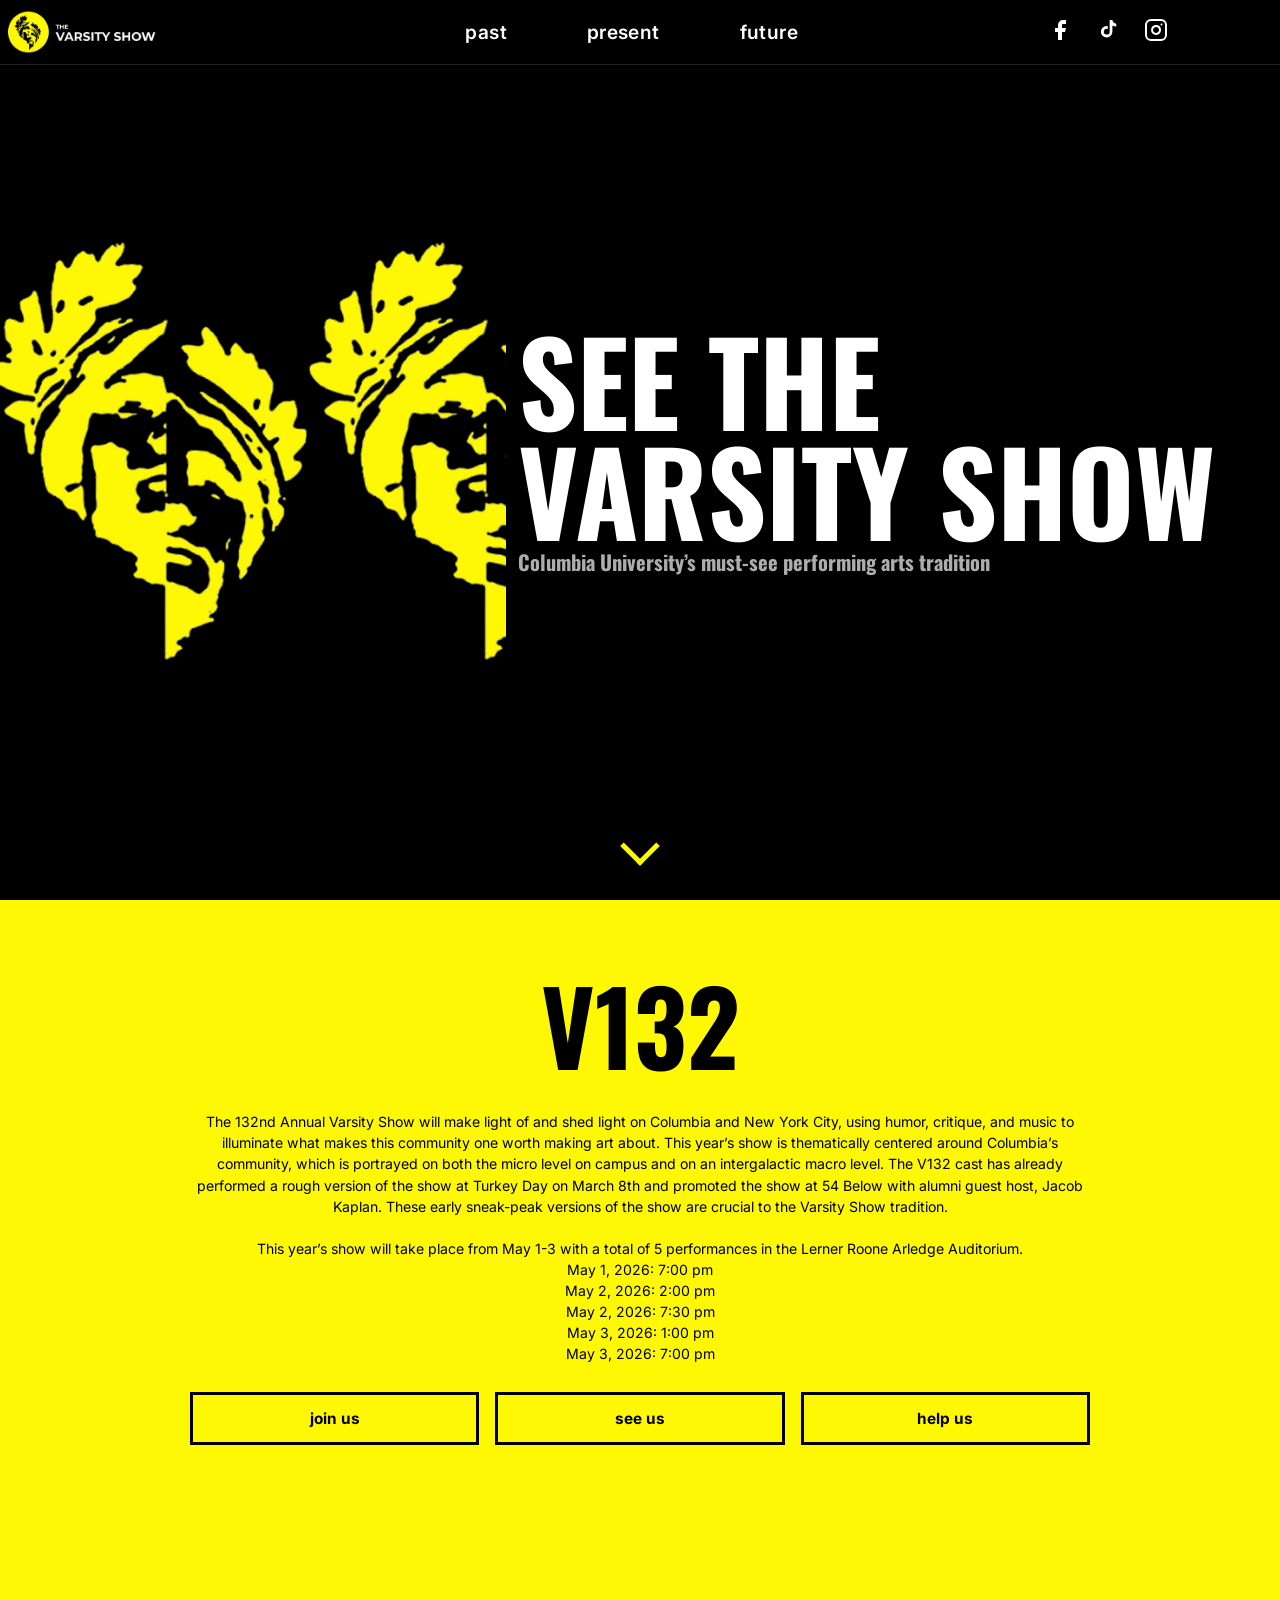
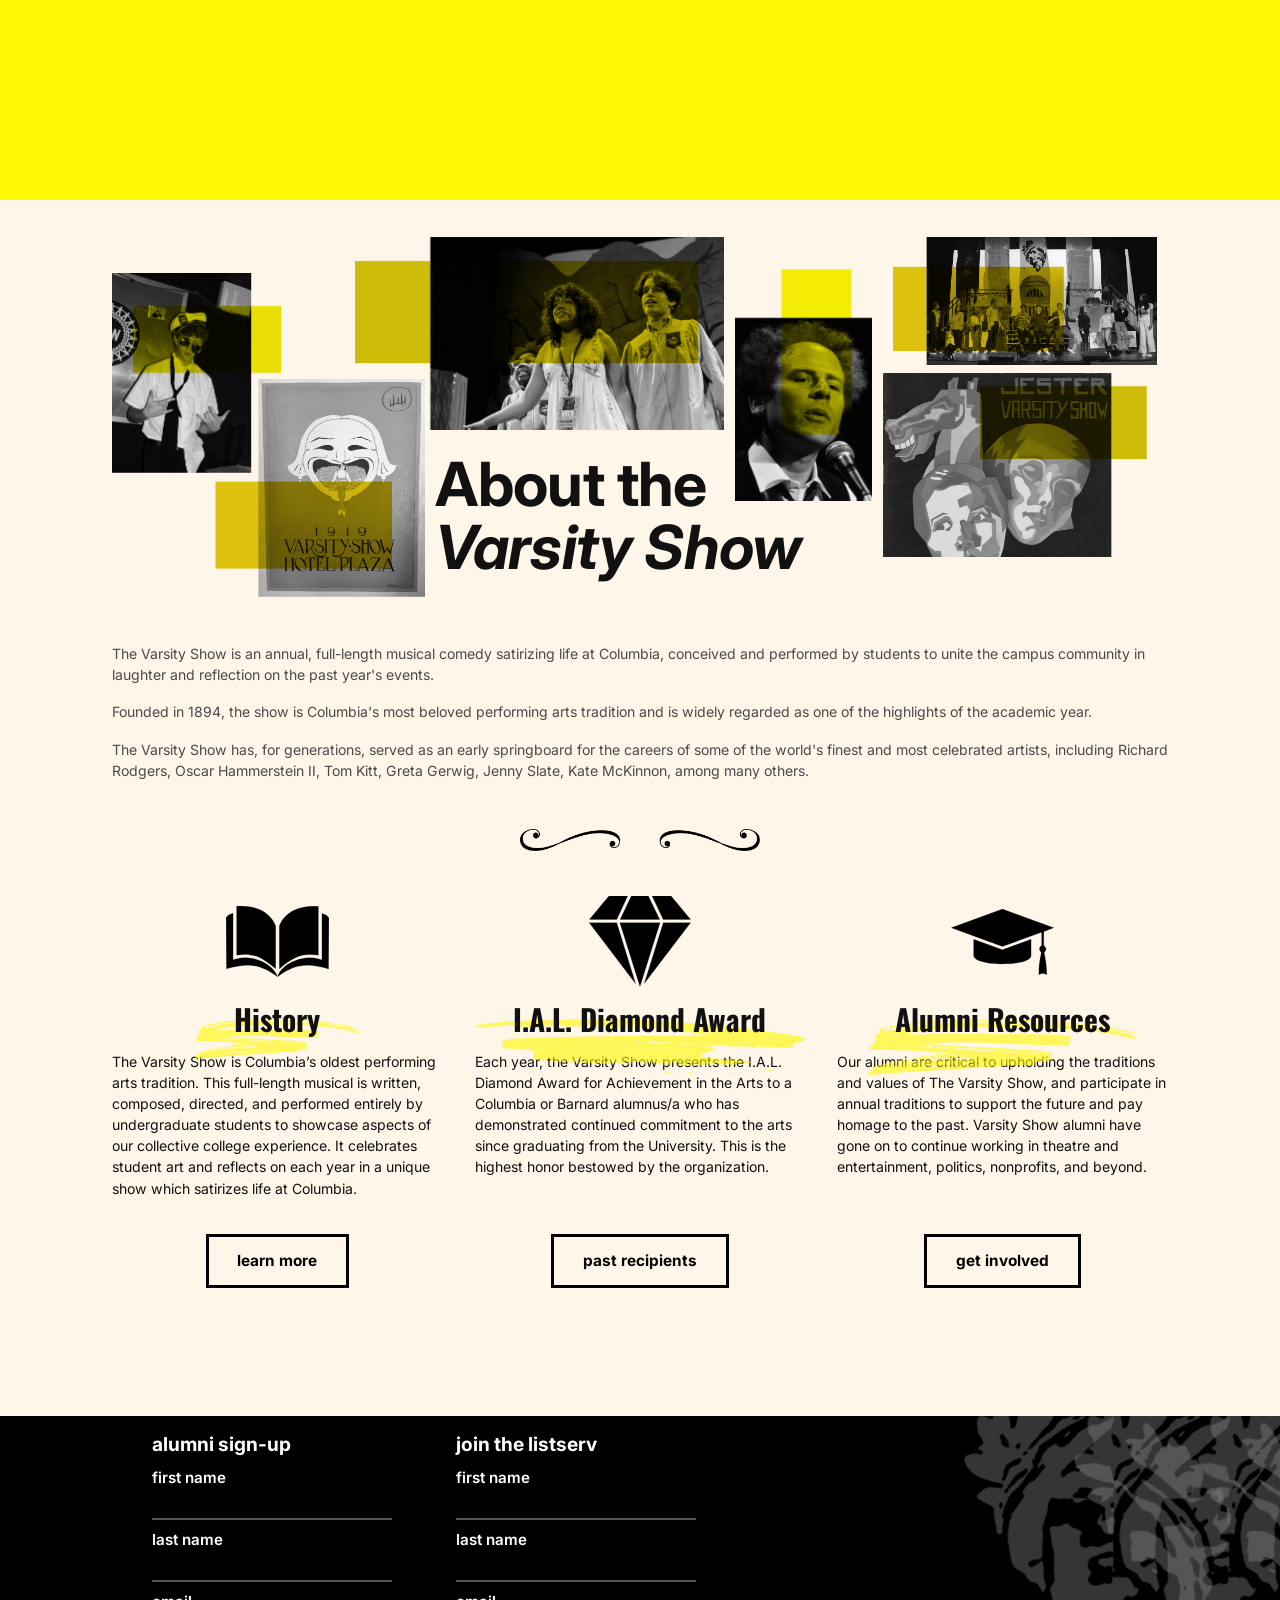
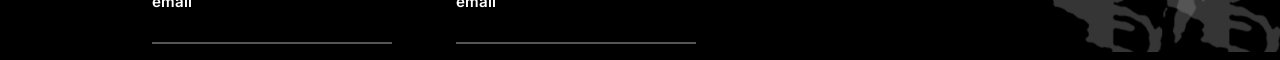
<file: index.html>
<!DOCTYPE html>
<html lang="en">
<head>
  <meta charset="UTF-8">
  <meta name="viewport" content="width=device-width, initial-scale=1.0">
  <title>The Varsity Show</title>
  <link rel="stylesheet" href="css/styles.css">
  <link rel="preconnect" href="https://fonts.googleapis.com">
  <link rel="preconnect" href="https://fonts.gstatic.com" crossorigin>
  <link href="https://fonts.googleapis.com/css2?family=Oswald:wght@400;700&family=Inter:wght@400;600;700&display=swap" rel="stylesheet">
</head>
<body>

  <!-- ============================================================
       HEADER

       LOGO SWITCHING: #TODO if necessary, fix this
       Change the "data-logo" attribute on <header> to switch logos:
         data-logo="1"  → logo1.png
         data-logo="2"  → logo2.png
         data-logo="3"  → logo3.png
       ============================================================ -->
  <header class="site-header" id="siteHeader" data-logo="1">
    <div class="header-inner">

      <div class="header-logo">
        <a href="./" class="logo-link logo-link--1">
          <img src="assets/logo-1.png" alt="The Varsity Show" class="logo-img">
        </a>
        <a href="./" class="logo-link logo-link--2">
          <img src="assets/logo-2.png" alt="The Varsity Show" class="logo-img">
        </a>
        <a href="./" class="logo-link logo-link--3">
          <img src="assets/logo-3.png" alt="The Varsity Show" class="logo-img">
        </a>
      </div>

      <nav class="header-nav">
        <a href="archive.html" class="nav-link">past</a>
        <a href="v132/index.html" class="nav-link">present</a>
        <a href="https://securepay.cuit.columbia.edu/payment/pub/v132/" class="nav-link">future</a>
      </nav>

      <div class="header-social">
        <a href="https://www.facebook.com/VarsityShow/" class="social-link" aria-label="Facebook" target="_blank" rel="noopener noreferrer">
          <svg width="20" height="20" viewBox="0 0 24 24" fill="currentColor"><path d="M18 2h-3a5 5 0 00-5 5v3H7v4h3v8h4v-8h3l1-4h-4V7a1 1 0 011-1h3z"/></svg>
        </a>
        <a href="https://www.tiktok.com/@thevarsityshow" class="social-link" aria-label="TikTok" target="_blank" rel="noopener noreferrer">
          <svg width="20" height="20" viewBox="0 0 24 24" fill="currentColor"><path d="M13.75 2h2.65a4.7 4.7 0 003.85 3.82v2.68a7.5 7.5 0 01-3.85-1.08v6.35a5.77 5.77 0 11-5.77-5.77c.37 0 .74.04 1.1.11v2.86a2.9 2.9 0 10 1.92 2.73V2z"/></svg>
        </a>
        <a href="https://www.instagram.com/thevarsityshow" class="social-link" aria-label="Instagram" target="_blank" rel="noopener noreferrer">
          <svg width="20" height="20" viewBox="0 0 24 24" fill="none" stroke="currentColor" stroke-width="2" stroke-linecap="round" stroke-linejoin="round"><rect x="2" y="2" width="20" height="20" rx="5" ry="5"/><path d="M16 11.37A4 4 0 1112.63 8 4 4 0 0116 11.37z"/><line x1="17.5" y1="6.5" x2="17.51" y2="6.5"/></svg>
        </a>
      </div>

    </div>
  </header>


  <section class="screen screen--hero" id="hero">
    <!-- TODO: replace asset with better (vectorized?) image -->
    <div class="hero-heads" id="heroHeads"> 
      <img src="assets/yellow-alma-only.png" alt="" class="head-img">
      <img src="assets/yellow-alma-only.png" alt="" class="head-img">
      <img src="assets/yellow-alma-only.png" alt="" class="head-img">
      <img src="assets/yellow-alma-only.png" alt="" class="head-img">
    </div>

    <div class="hero-text-track" id="heroTextTrack">
      <h1 class="hero-title" id="heroTitle">SEE THE<br>VARSITY SHOW</h1>
      <h2 class="hero-subtitle" id="heroSubtitle">Columbia University’s must-see performing arts tradition</h2>
    </div>

    <div class="hero-bubble" id="heroBubble">
      <img src="assets/bubble.png" alt="The Varsity Show emblem" class="bubble-img">
    </div>

    <a href="#present" class="scroll-cue" id="scrollCue" aria-label="Scroll to current production section">
      <span class="scroll-cue-arrow"></span>
    </a>

  </section>

  <section class="screen screen--production" id="present">
    <div class="production-inner">

      <h2 class="production-title">V132</h2>

      <p class="production-description">
        The 132nd Annual Varsity Show will make light of and shed light on Columbia and New York City, using humor, critique, and music to illuminate what makes this community one worth making art about. This year’s show is thematically centered around Columbia’s community, which is portrayed on both the micro level on campus and on an intergalactic macro level.

        The V132 cast has already performed a rough version of the show at Turkey Day on March 8th and promoted the show at 54 Below with alumni guest host, Jacob Kaplan. These early sneak-peak versions of the show are crucial to the Varsity Show tradition.
        <br><br>
        This year’s show will take place from May 1-3 with a total of 5 performances in the Lerner Roone Arledge Auditorium.
        <br>
        May 1, 2026: 7:00 pm
        <br>
        May 2, 2026: 2:00 pm
        <br>
        May 2, 2026: 7:30 pm
        <br>
        May 3, 2026: 1:00 pm
        <br>
        May 3, 2026: 7:00 pm
      </p>

      <div class="production-buttons">
        <a href="v132/index.html#info" class="btn btn--outline">join us</a>
        <a href="https://ci.ovationtix.com/1431/production/1271910?performanceId=11793396" class="btn btn--outline">see us</a>
        <a href="https://securepay.cuit.columbia.edu/payment/pub/v132/" class="btn btn--outline">help us</a>
      </div>

    </div>
  </section>

  <section class="screen screen--legacy" id="future">
    <div class="legacy-panel legacy-panel--about">

      <div class="legacy-about-inner">
        <div class="about-collage" aria-hidden="true">
          <img src="assets/zach.png" alt="" class="collage-photo collage-photo--1">
          <img src="assets/2-people.png" alt="" class="collage-photo collage-photo--2">
          <img src="assets/art-garfunk.png" alt="" class="collage-photo collage-photo--3">
          <img src="assets/group-photo.png" alt="" class="collage-photo collage-photo--4">
          <img src="assets/poster%201.png" alt="" class="collage-photo collage-photo--5">
          <img src="assets/poster%202.png" alt="" class="collage-photo collage-photo--6">
        </div>

        <h2 class="legacy-about-title">About the<br><em>Varsity Show</em></h2>

        <div class="legacy-about-copy">
          <p>The Varsity Show is an annual, full-length musical comedy satirizing life at Columbia, conceived and performed by students to unite the campus community in laughter and reflection on the past year's events.</p>
          <p>Founded in 1894, the show is Columbia's most beloved performing arts tradition and is widely regarded as one of the highlights of the academic year.</p>
          <p>The Varsity Show has, for generations, served as an early springboard for the careers of some of the world's finest and most celebrated artists, including Richard Rodgers, Oscar Hammerstein II, Tom Kitt, Greta Gerwig, Jenny Slate, Kate McKinnon, among many others.</p>
        </div>
      </div>
    </div>

    <div class="legacy-panel legacy-panel--pillars">
      <!-- #TODO: find a better design for the gate divider based off columbia gate -->
      <!-- <img src="assets/gate-motif.png" alt="" class="gate-divider"> -->
      <img src="assets/divider.png" alt="" class="divider">
      <div class="pillars-grid">
        <article class="pillar-card">
          <img src="assets/book.svg" alt="" class="pillar-icon">
          <img src="assets/scribble-1.svg" alt="" class="pillar-scribble pillar-scribble--1">
          <h3 class="pillar-title">History</h3>
          <p class="pillar-text">The Varsity Show is Columbia’s oldest performing arts tradition. This full-length musical is written, composed, directed, and performed entirely by undergraduate students to showcase aspects of our collective college experience. It celebrates student art and reflects on each year in a unique show which satirizes life at Columbia.</p>
          <a href="construction.html?s=history" class="btn btn--outline">learn more</a>
        </article>

        <article class="pillar-card">
          <img src="assets/diamond.svg" alt="" class="pillar-icon">
          <img src="assets/scribble-2.svg" alt="" class="pillar-scribble pillar-scribble--2">
          <h3 class="pillar-title">I.A.L. Diamond Award</h3>
          <p class="pillar-text">Each year, the Varsity Show presents the I.A.L. Diamond Award for Achievement in the Arts to a Columbia or Barnard alumnus/a who has demonstrated continued commitment to the arts since graduating from the University. This is the highest honor bestowed by the organization.</p>
          <a href="construction.html?s=ial-diamond" class="btn btn--outline">past recipients</a>
        </article>

        <article class="pillar-card">
          <img src="assets/cap.svg" alt="" class="pillar-icon">
          <img src="assets/scribble-3.svg" alt="" class="pillar-scribble pillar-scribble--3">
          <h3 class="pillar-title">Alumni Resources</h3>
          <p class="pillar-text">Our alumni are critical to upholding the traditions and values of The Varsity Show, and participate in annual traditions to support the future and pay homage to the past. Varsity Show alumni have gone on to continue working in theatre and entertainment, politics, nonprofits, and beyond.</p>
          <a href="construction.html?s=alumni-resources" class="btn btn--outline">get involved</a>
        </article>
      </div>
    </div>
  </section>

  <footer class="site-footer" id="footer">
    <div class="footer-inner">

      <div class="footer-forms">

        <div class="footer-form-group">
          <h3 class="footer-form-title">alumni sign-up</h3>
          <form class="footer-form" data-form="alumni">
            <label class="form-label">
              first name
              <input type="text" name="first_name" class="form-input" autocomplete="given-name">
            </label>
            <label class="form-label">
              last name
              <input type="text" name="last_name" class="form-input" autocomplete="family-name">
            </label>
            <label class="form-label">
              email
              <input type="email" name="email" class="form-input" autocomplete="email">
            </label>
          </form>
        </div>

        <div class="footer-form-group">
          <h3 class="footer-form-title">join the listserv</h3>
          <form class="footer-form" data-form="listserv">
            <label class="form-label">
              first name
              <input type="text" name="first_name" class="form-input" autocomplete="given-name">
            </label>
            <label class="form-label">
              last name
              <input type="text" name="last_name" class="form-input" autocomplete="family-name">
            </label>
            <label class="form-label">
              email
              <input type="email" name="email" class="form-input" autocomplete="email">
            </label>
          </form>
        </div>

      </div>

      <div class="footer-asset">
        <img src="assets/footer-asset.png" alt="" class="footer-asset-img">
      </div>

    </div>
  </footer>

  <script src="js/main.js"></script>
</body>
</html>
</file>
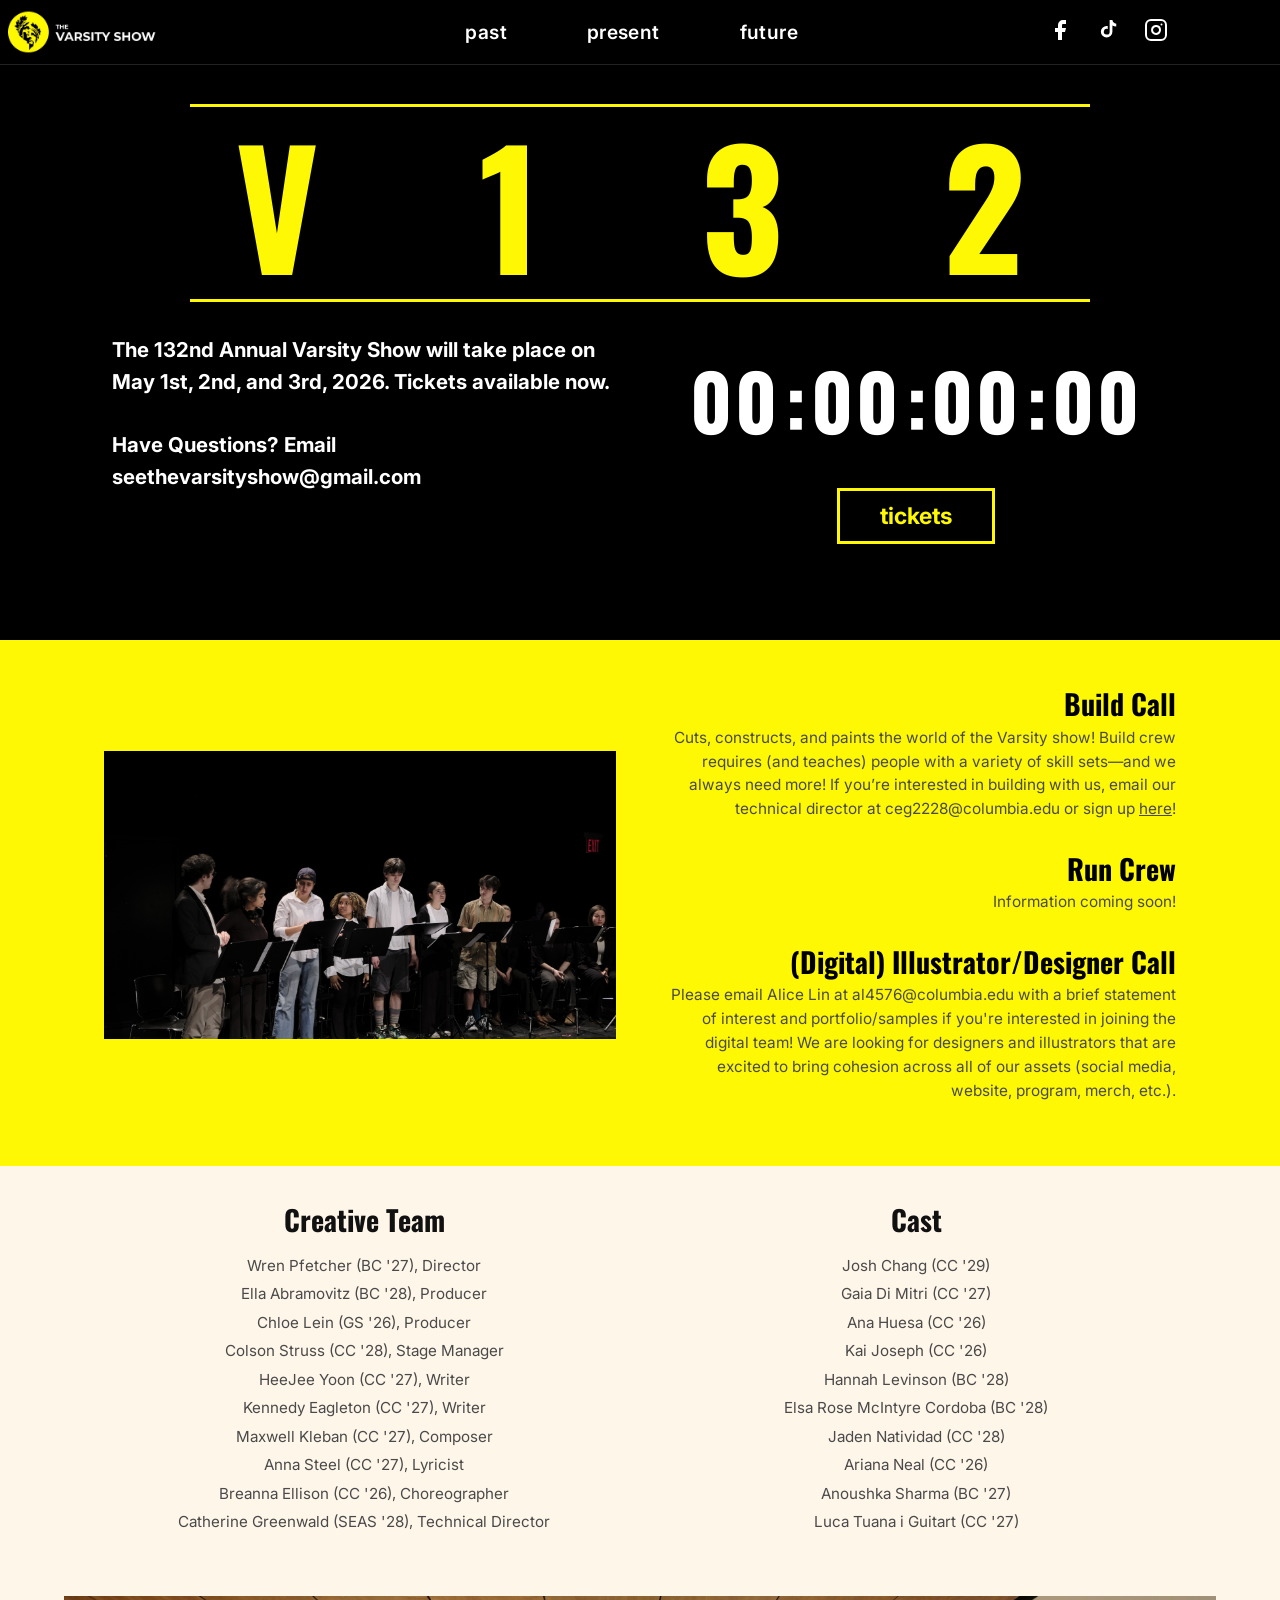
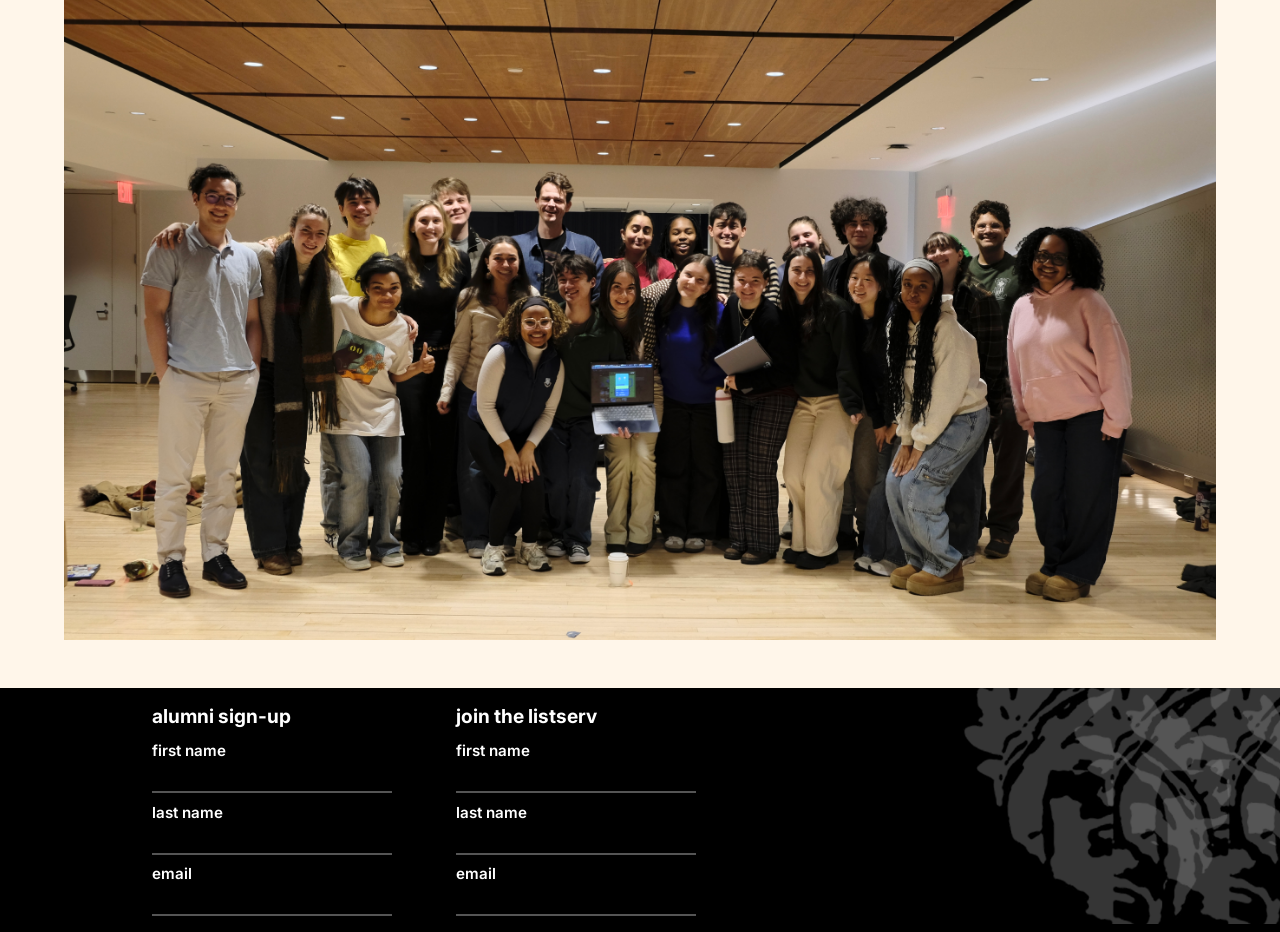
<file: v132/index.html>
<!DOCTYPE html>
<html lang="en">
<head>
  <meta charset="UTF-8">
  <meta name="viewport" content="width=device-width, initial-scale=1.0">
  <title>V132 — The Varsity Show</title>
  <link rel="stylesheet" href="../css/styles.css">
  <link rel="stylesheet" href="styles.css">
  <link rel="preconnect" href="https://fonts.googleapis.com">
  <link rel="preconnect" href="https://fonts.gstatic.com" crossorigin>
  <link href="https://fonts.googleapis.com/css2?family=Oswald:wght@400;700&family=Inter:wght@400;600;700&display=swap" rel="stylesheet">
</head>
<body>

  <header class="site-header is-visible" id="siteHeader" data-logo="1">
    <div class="header-inner">

      <div class="header-logo">
        <a href="../index.html" class="logo-link logo-link--1">
          <img src="../assets/logo-1.png" alt="The Varsity Show" class="logo-img">
        </a>
        <a href="../index.html" class="logo-link logo-link--2">
          <img src="../assets/logo-2.png" alt="The Varsity Show" class="logo-img">
        </a>
        <a href="../index.html" class="logo-link logo-link--3">
          <img src="../assets/logo-3.png" alt="The Varsity Show" class="logo-img">
        </a>
      </div>

      <nav class="header-nav">
        <a href="../archive.html" class="nav-link">past</a>
        <a href="index.html" class="nav-link">present</a>
        <a href="https://securepay.cuit.columbia.edu/payment/pub/v132/" class="nav-link" target="_blank" rel="noopener noreferrer">future</a>
      </nav>

      <div class="header-social">
        <a href="https://www.facebook.com/VarsityShow/" class="social-link" aria-label="Facebook" target="_blank" rel="noopener noreferrer">
          <svg width="20" height="20" viewBox="0 0 24 24" fill="currentColor"><path d="M18 2h-3a5 5 0 00-5 5v3H7v4h3v8h4v-8h3l1-4h-4V7a1 1 0 011-1h3z"/></svg>
        </a>
        <a href="https://www.tiktok.com/@thevarsityshow" class="social-link" aria-label="TikTok" target="_blank" rel="noopener noreferrer">
          <svg width="20" height="20" viewBox="0 0 24 24" fill="currentColor"><path d="M13.75 2h2.65a4.7 4.7 0 003.85 3.82v2.68a7.5 7.5 0 01-3.85-1.08v6.35a5.77 5.77 0 11-5.77-5.77c.37 0 .74.04 1.1.11v2.86a2.9 2.9 0 10 1.92 2.73V2z"/></svg>
        </a>
        <a href="https://www.instagram.com/thevarsityshow" class="social-link" aria-label="Instagram" target="_blank" rel="noopener noreferrer">
          <svg width="20" height="20" viewBox="0 0 24 24" fill="none" stroke="currentColor" stroke-width="2" stroke-linecap="round" stroke-linejoin="round"><rect x="2" y="2" width="20" height="20" rx="5" ry="5"/><path d="M16 11.37A4 4 0 1112.63 8 4 4 0 0116 11.37z"/><line x1="17.5" y1="6.5" x2="17.51" y2="6.5"/></svg>
        </a>
      </div>

    </div>
  </header>

  <section class="hero">
    <div class="hero-title-block">
      <hr class="gold-rule gold-rule--top">

      <div class="title-row">
        V&emsp;1&emsp;3&emsp;2
      </div>

      <hr class="gold-rule gold-rule--bottom">
    </div>

    <div class="hero-body">
      <div class="hero-content">
        <blockquote class="hero-quote">
          The 132nd Annual Varsity Show will take place on May 1st, 2nd, and 3rd, 2026. Tickets available now. 
          <br><br>
          Have Questions? Email <a href="mailto:seethevarsityshow@gmail.com">seethevarsityshow@gmail.com</a>
          <br>          
        </blockquote>

        <div class="hero-right">
          <div class="countdown" id="countdown">
            <span class="countdown-group">
              <span class="countdown-value" id="days">00</span>
            </span>
            <span class="countdown-sep">:</span>
            <span class="countdown-group">
              <span class="countdown-value" id="hours">00</span>
            </span>
            <span class="countdown-sep">:</span>
            <span class="countdown-group">
              <span class="countdown-value" id="minutes">00</span>
            </span>
            <span class="countdown-sep">:</span>
            <span class="countdown-group">
              <span class="countdown-value" id="seconds">00</span>
            </span>
          </div>

          <a href="https://ci.ovationtix.com/1431/production/1271910?performanceId=11793396" class="btn-tickets">tickets</a>
        </div>
      </div>
    </div>
  </section>

  <section class="info" id="info">
    <div class="info-inner">

      <div class="info-image">
        <img src="../assets/v132-turkey-day.JPG" alt="V132 Turkey Day Performance">
      </div>

      <div class="info-text">
        <div class="info-block">
          <h2 class="info-heading">Build Call</h2>
          <p class="info-body">
            Cuts, constructs, and paints the world of the Varsity show! Build crew requires (and teaches) people with a variety of skill sets—and we always need more! If you’re interested in building with us, email our technical director at ceg2228@columbia.edu or sign up 
            <a href="https://docs.google.com/spreadsheets/d/1lrecqvmrQBnEaZ10mOAZyD99gIagwPLhUflGc7ShEf8/edit?usp=sharing" 
               target="_blank" 
               rel="noopener noreferrer"
               style="text-decoration: underline; color: inherit;"
               onmouseover="this.style.color='#0074d9';" 
               onmouseout="this.style.color='inherit';"
               onmousedown="this.style.color='#0074d9';"
               onmouseup="this.style.color='#0074d9';"
            >here</a>!
          </p>
  
        </div>

        <div class="info-block">
          <h2 class="info-heading">Run Crew</h2>
          <p class="info-body">Information coming soon!</p>
        </div>

        <div class="info-block">
          <h2 class="info-heading">(Digital) Illustrator/Designer Call</h2>
          <p class="info-body">Please email Alice Lin at <a href="mailto:toal4576@columbia.edu">al4576@columbia.edu</a> with a brief statement of interest and portfolio/samples if you're interested in joining the digital team! We are looking for designers and illustrators that are excited to bring cohesion across all of our assets (social media, website, program, merch, etc.).</p>
        </div>

      </div>

    </div>
  </section>

  <section class="credits" id="credits">
    <div class="credits-inner">
      <div class="credits-column">
        <h2 class="credits-heading">Creative Team</h2>
        <ul class="credits-list">
          <li>Wren Pfetcher (BC '27), Director</li>
          <li>Ella Abramovitz (BC '28), Producer</li>
          <li>Chloe Lein (GS '26), Producer</li>
          <li>Colson Struss (CC '28), Stage Manager</li>
          <li>HeeJee Yoon (CC '27), Writer</li>
          <li>Kennedy Eagleton (CC '27), Writer</li>
          <li>Maxwell Kleban (CC '27), Composer</li>
          <li>Anna Steel (CC '27), Lyricist</li>
          <li>Breanna Ellison (CC '26), Choreographer</li>
          <li>Catherine Greenwald (SEAS '28), Technical Director</li>
        </ul>
      </div>

      <!-- <div class="credits-column credits-column--instagram">
        <h2 class="credits-heading">Instagram</h2>
        <blockquote class="instagram-media" data-instgrm-permalink="https://www.instagram.com/thevarsityshow/?utm_source=ig_embed&amp;utm_campaign=loading" data-instgrm-version="14" style="background:#FFF; border:0; border-radius:3px; box-shadow:0 0 1px 0 rgba(0,0,0,0.5),0 1px 10px 0 rgba(0,0,0,0.15); margin:1px; max-width:540px; min-width:326px; padding:0; width:99.375%; width:-webkit-calc(100% - 2px); width:calc(100% - 2px);">
          <div style="padding:16px; text-align:center;">
            <a href="https://www.instagram.com/thevarsityshow/?utm_source=ig_embed&amp;utm_campaign=loading" target="_blank" rel="noopener noreferrer" style="font-family:Arial,sans-serif; font-size:14px; color:#3897f0; text-decoration:none;">
              View this profile on Instagram
            </a>
          </div>
        </blockquote>
      </div> -->

      <div class="credits-column">
        <h2 class="credits-heading">Cast</h2>
        <ul class="credits-list">
          <li>Josh Chang (CC '29)</li>
          <li>Gaia Di Mitri (CC '27)</li>
          <li>Ana Huesa (CC '26)</li>
          <li>Kai Joseph (CC '26)</li>
          <li>Hannah Levinson (BC '28)</li>
          <li>Elsa Rose McIntyre Cordoba (BC '28)</li>
          <li>Jaden Natividad (CC '28)</li>
          <li>Ariana Neal (CC '26)</li>
          <li>Anoushka Sharma (BC '27)</li>
          <li>Luca Tuana i Guitart (CC '27)</li>
        </ul>
      </div>
    </div>
  </section>

  <section class="cast-photo">
    <img src="../assets/v132-cast-crew.jpg" alt="V132 cast and crew" class="cast-photo-img">
  </section>

  <footer class="site-footer" id="footer">
    <div class="footer-inner">

      <div class="footer-forms">

        <div class="footer-form-group">
          <h3 class="footer-form-title">alumni sign-up</h3>
          <form class="footer-form" data-form="alumni">
            <label class="form-label">
              first name
              <input type="text" name="first_name" class="form-input" autocomplete="given-name">
            </label>
            <label class="form-label">
              last name
              <input type="text" name="last_name" class="form-input" autocomplete="family-name">
            </label>
            <label class="form-label">
              email
              <input type="email" name="email" class="form-input" autocomplete="email">
            </label>
          </form>
        </div>

        <div class="footer-form-group">
          <h3 class="footer-form-title">join the listserv</h3>
          <form class="footer-form" data-form="listserv">
            <label class="form-label">
              first name
              <input type="text" name="first_name" class="form-input" autocomplete="given-name">
            </label>
            <label class="form-label">
              last name
              <input type="text" name="last_name" class="form-input" autocomplete="family-name">
            </label>
            <label class="form-label">
              email
              <input type="email" name="email" class="form-input" autocomplete="email">
            </label>
          </form>
        </div>

      </div>

      <div class="footer-asset">
        <img src="../assets/footer-asset.png" alt="" class="footer-asset-img">
      </div>

    </div>
  </footer>

  <script>
    document.addEventListener("DOMContentLoaded", function () {
      var rules = document.querySelectorAll(".gold-rule");
      var title = document.querySelector(".title-row");
      var content = document.querySelector(".hero-content");

      setTimeout(function () {
        rules.forEach(function (r) { r.classList.add("is-open"); });
      }, 300);

      setTimeout(function () {
        if (title) title.classList.add("is-visible");
      }, 900);

      setTimeout(function () {
        if (content) content.classList.add("is-visible");
      }, 1300);
    });
  </script>
  <!-- <script async src="https://www.instagram.com/embed.js"></script> -->
  <script src="countdown.js"></script>
</body>
</html>
</file>
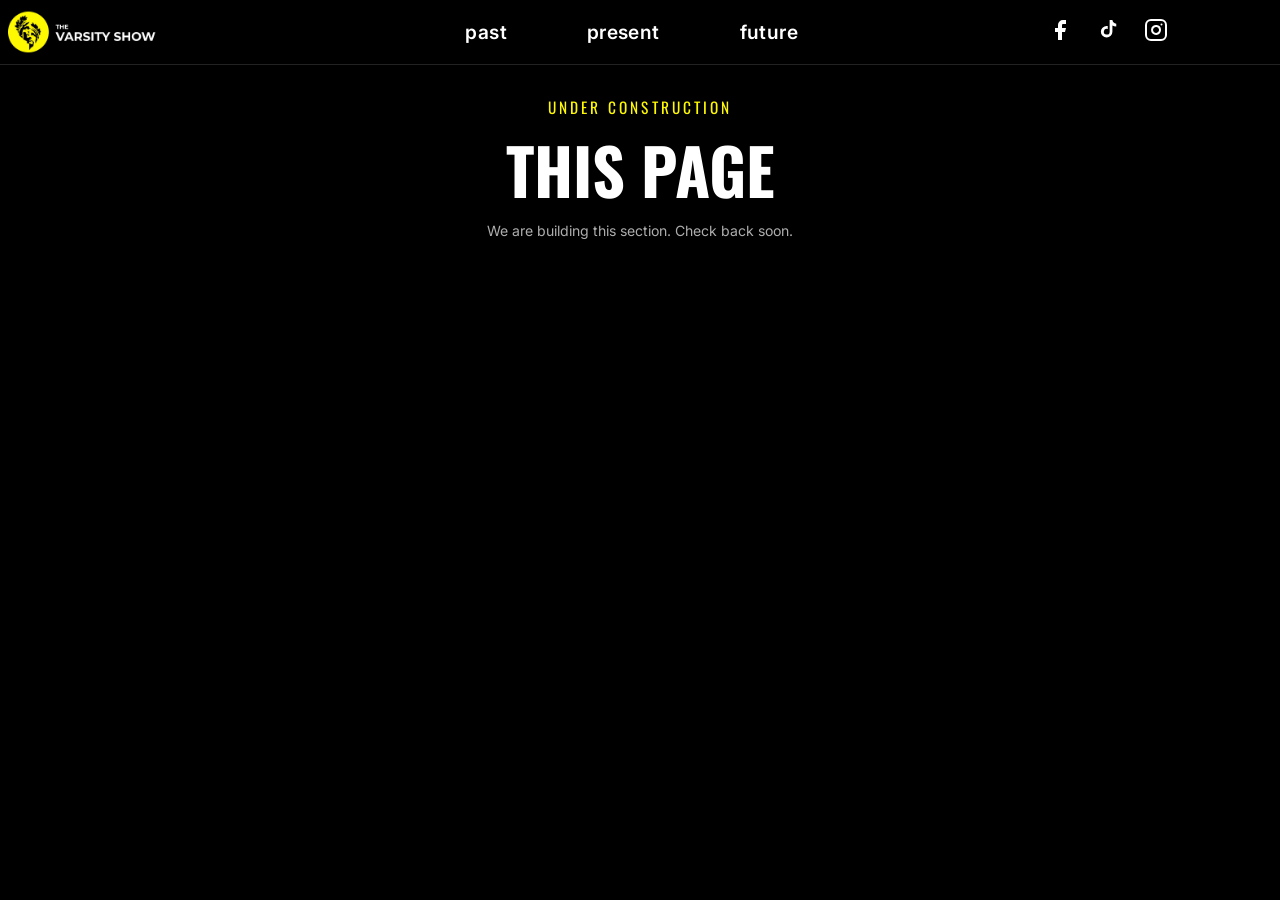
<file: construction.html>
<!DOCTYPE html>
<html lang="en">
<head>
  <meta charset="UTF-8">
  <meta name="viewport" content="width=device-width, initial-scale=1.0">
  <title>The Varsity Show</title>
  <link rel="stylesheet" href="css/styles.css">
  <link rel="preconnect" href="https://fonts.googleapis.com">
  <link rel="preconnect" href="https://fonts.gstatic.com" crossorigin>
  <link href="https://fonts.googleapis.com/css2?family=Oswald:wght@400;700&family=Inter:wght@400;600;700&display=swap" rel="stylesheet">
</head>
<body class="construction-body">

  <header class="site-header is-visible" id="siteHeader" data-logo="1">
    <div class="header-inner">

      <div class="header-logo">
        <a href="index.html" class="logo-link logo-link--1">
          <img src="assets/logo-1.png" alt="The Varsity Show" class="logo-img">
        </a>
        <a href="index.html" class="logo-link logo-link--2">
          <img src="assets/logo-2.png" alt="The Varsity Show" class="logo-img">
        </a>
        <a href="index.html" class="logo-link logo-link--3">
          <img src="assets/logo-3.png" alt="The Varsity Show" class="logo-img">
        </a>
      </div>

      <nav class="header-nav">
        <a href="construction.html?s=past" class="nav-link">past</a>
        <a href="v132/index.html" class="nav-link">present</a>
        <a href="https://securepay.cuit.columbia.edu/payment/pub/v132/" class="nav-link">future</a>
      </nav>

      <div class="header-social">
        <a href="https://www.facebook.com/VarsityShow/" class="social-link" aria-label="Facebook" target="_blank" rel="noopener noreferrer">
          <svg width="20" height="20" viewBox="0 0 24 24" fill="currentColor"><path d="M18 2h-3a5 5 0 00-5 5v3H7v4h3v8h4v-8h3l1-4h-4V7a1 1 0 011-1h3z"/></svg>
        </a>
        <a href="https://www.tiktok.com/@thevarsityshow" class="social-link" aria-label="TikTok" target="_blank" rel="noopener noreferrer">
          <svg width="20" height="20" viewBox="0 0 24 24" fill="currentColor"><path d="M13.75 2h2.65a4.7 4.7 0 003.85 3.82v2.68a7.5 7.5 0 01-3.85-1.08v6.35a5.77 5.77 0 11-5.77-5.77c.37 0 .74.04 1.1.11v2.86a2.9 2.9 0 10 1.92 2.73V2z"/></svg>
        </a>
        <a href="https://www.instagram.com/thevarsityshow" class="social-link" aria-label="Instagram" target="_blank" rel="noopener noreferrer">
          <svg width="20" height="20" viewBox="0 0 24 24" fill="none" stroke="currentColor" stroke-width="2" stroke-linecap="round" stroke-linejoin="round"><rect x="2" y="2" width="20" height="20" rx="5" ry="5"/><path d="M16 11.37A4 4 0 1112.63 8 4 4 0 0116 11.37z"/><line x1="17.5" y1="6.5" x2="17.51" y2="6.5"/></svg>
        </a>
      </div>

    </div>
  </header>

  <main class="construction-main">
    <p class="construction-eyebrow">Under construction</p>
    <h1 class="construction-title" id="constructionTitle">This page</h1>
    <p class="construction-text">We are building this section. Check back soon.</p>
    <a href="index.html" class="btn btn--outline construction-back">back to home</a>
  </main>

  <script>
    (function () {
      var map = {
        past: "Past",
        future: "Future",
        history: "History",
        "ial-diamond": "I.A.L. Diamond Award",
        "alumni-resources": "Alumni Resources"
      };
      var params = new URLSearchParams(window.location.search);
      var key = params.get("s") || "";
      var label = map[key];
      var titleEl = document.getElementById("constructionTitle");
      if (label && titleEl) {
        titleEl.textContent = label;
        document.title = label + " — The Varsity Show";
      } else if (titleEl) {
        titleEl.textContent = "This page";
        document.title = "The Varsity Show";
      }
    })();
  </script>
</body>
</html>
</file>
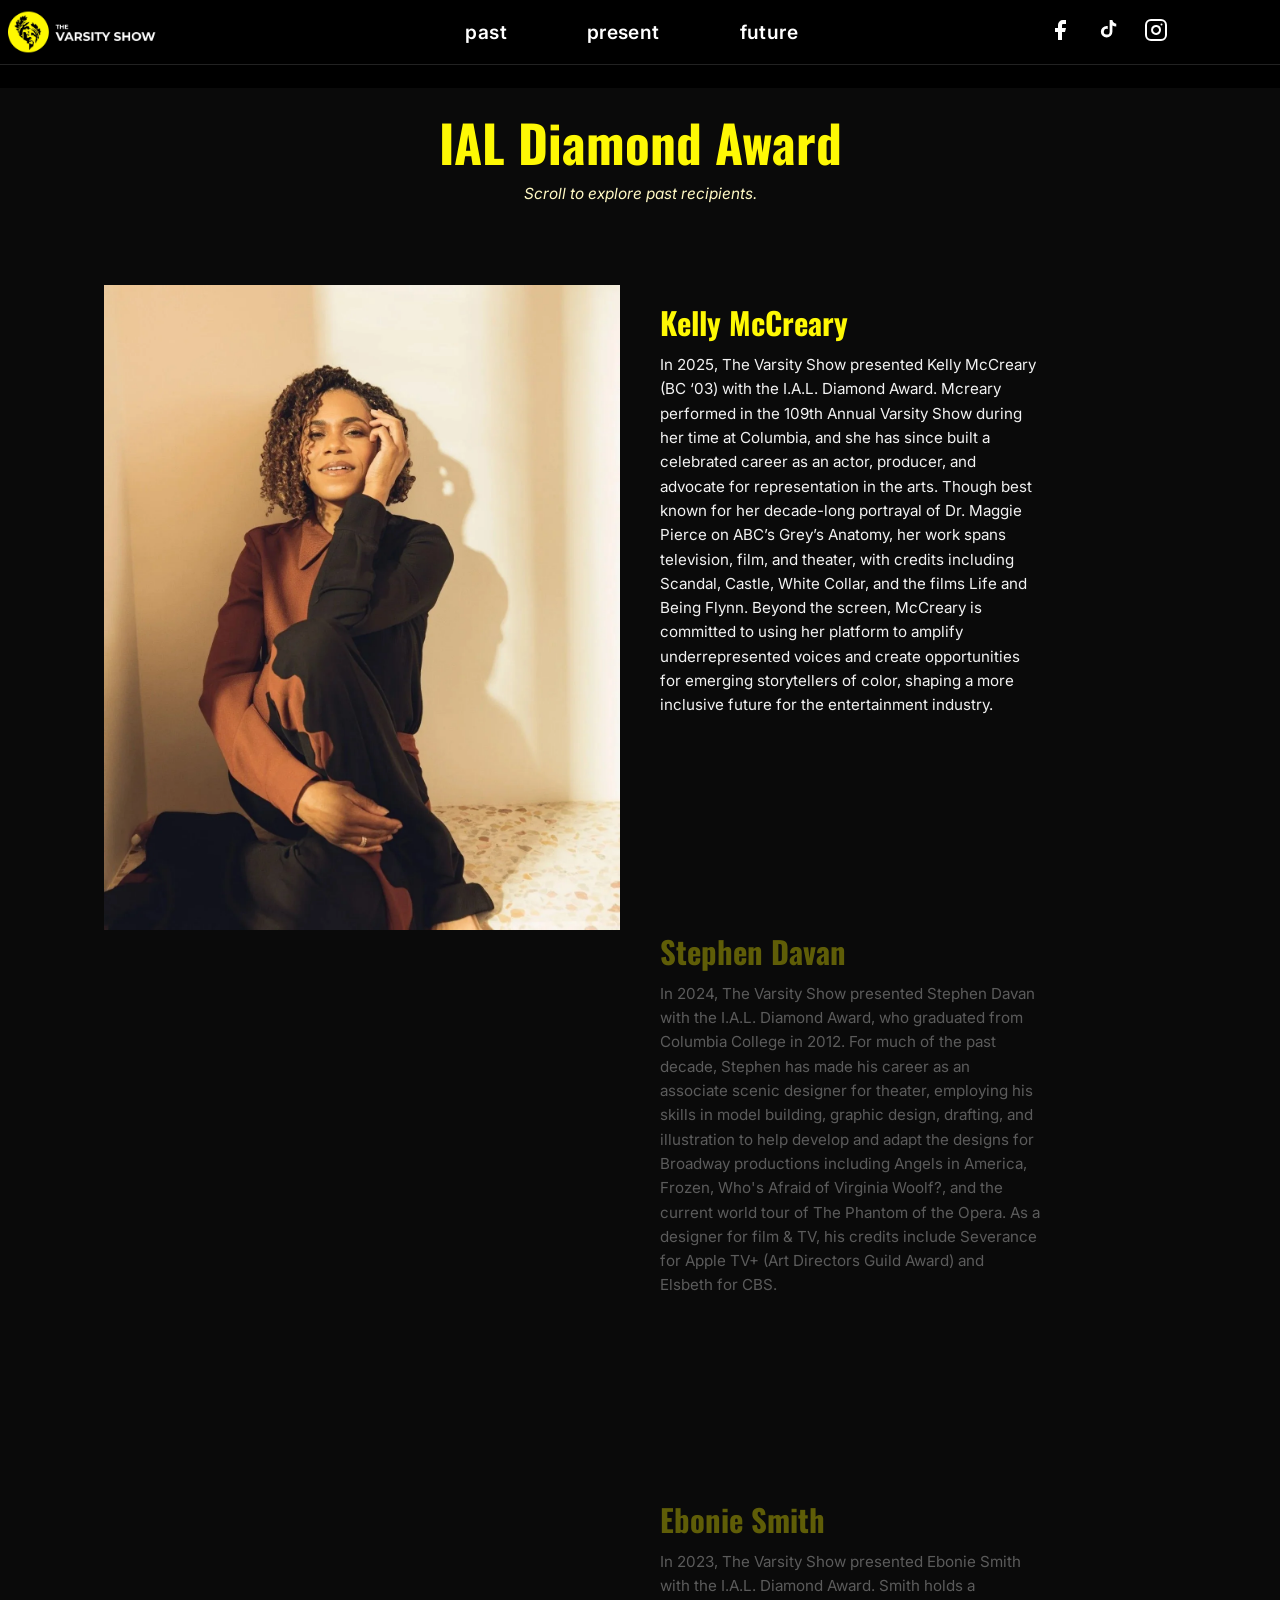
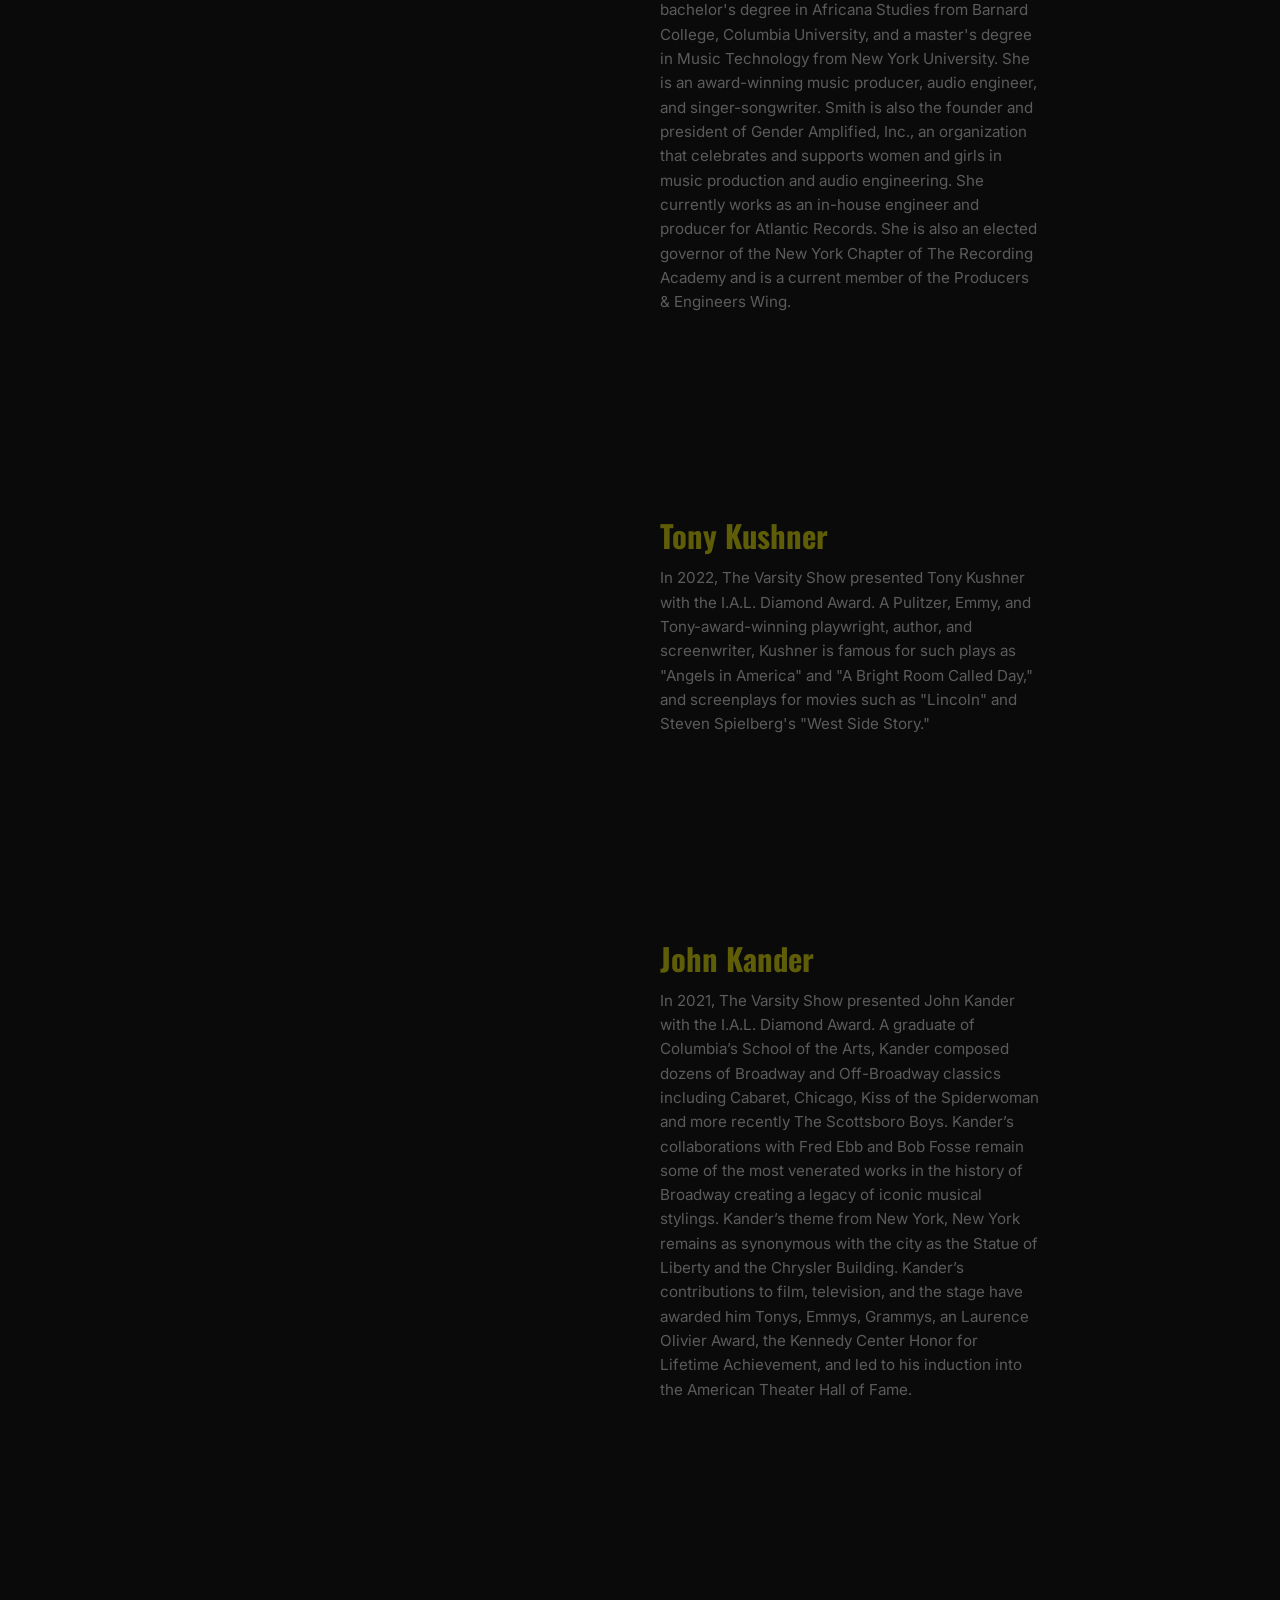
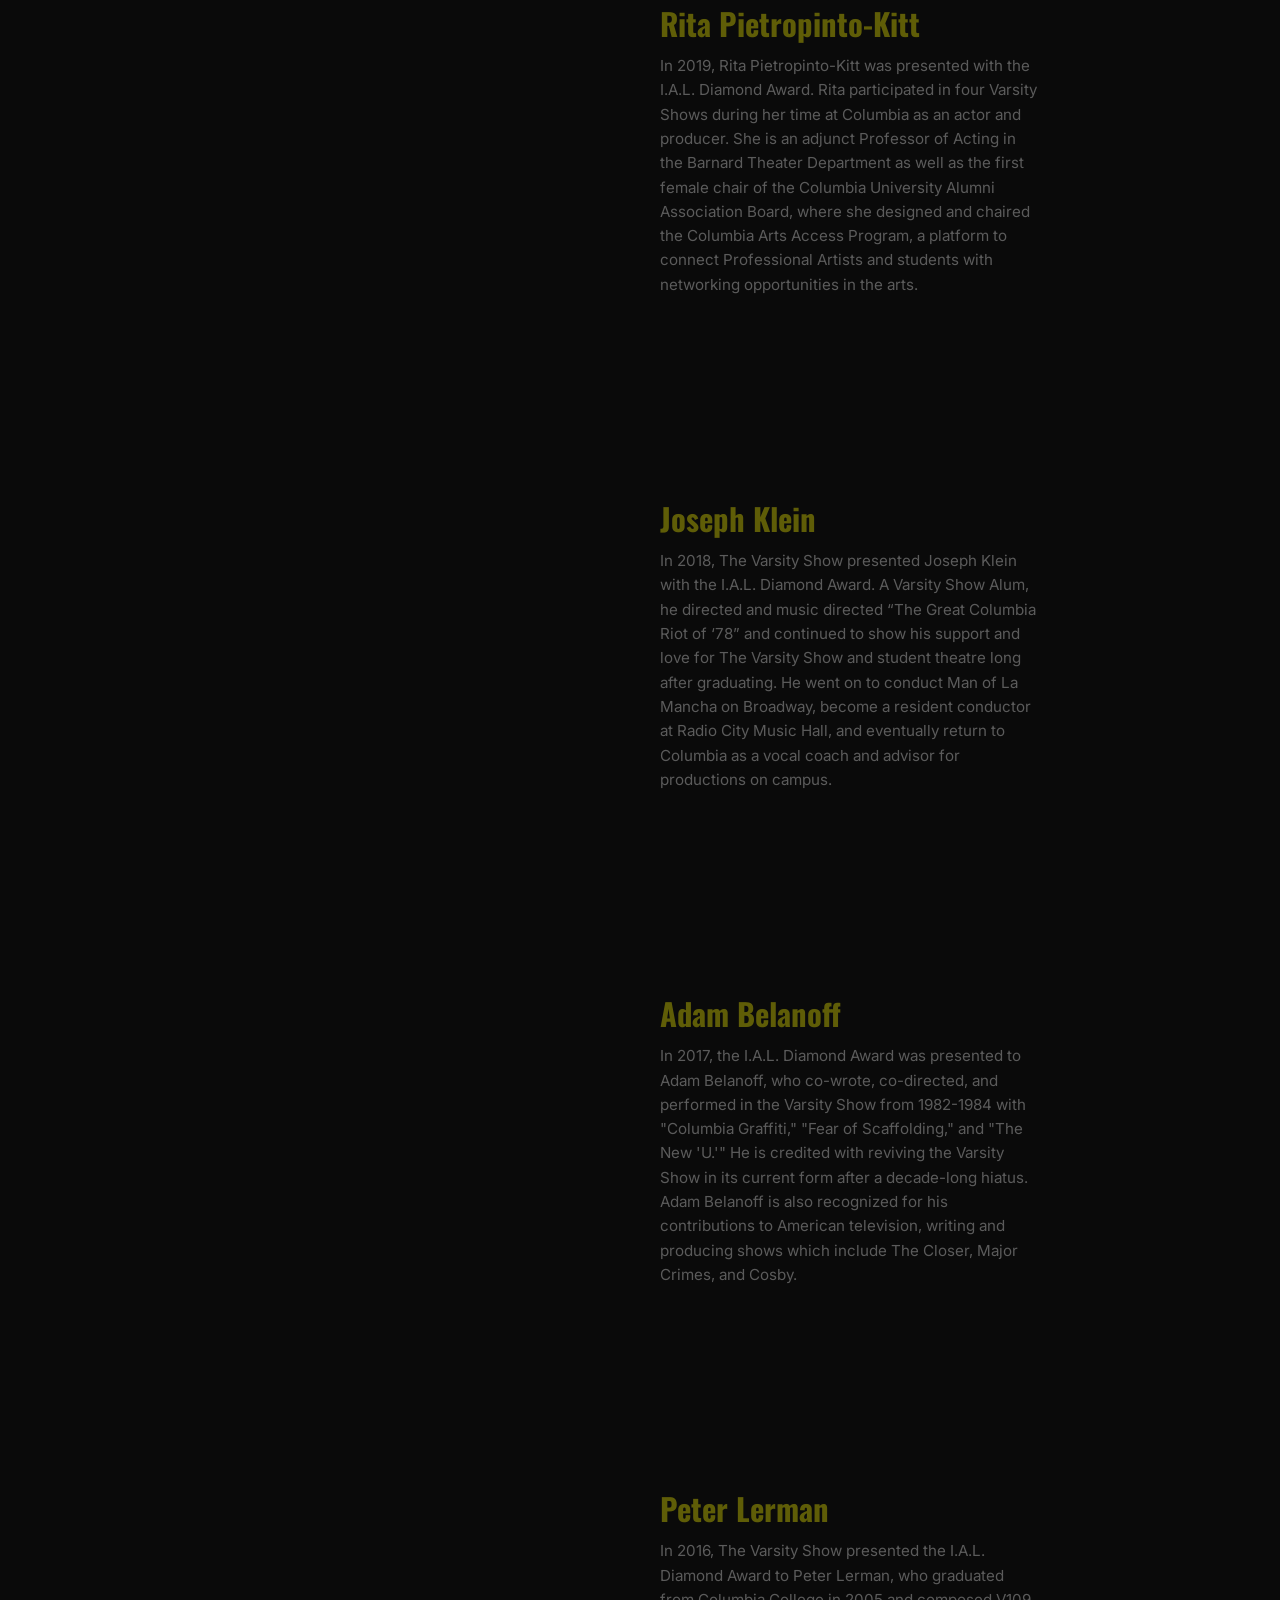
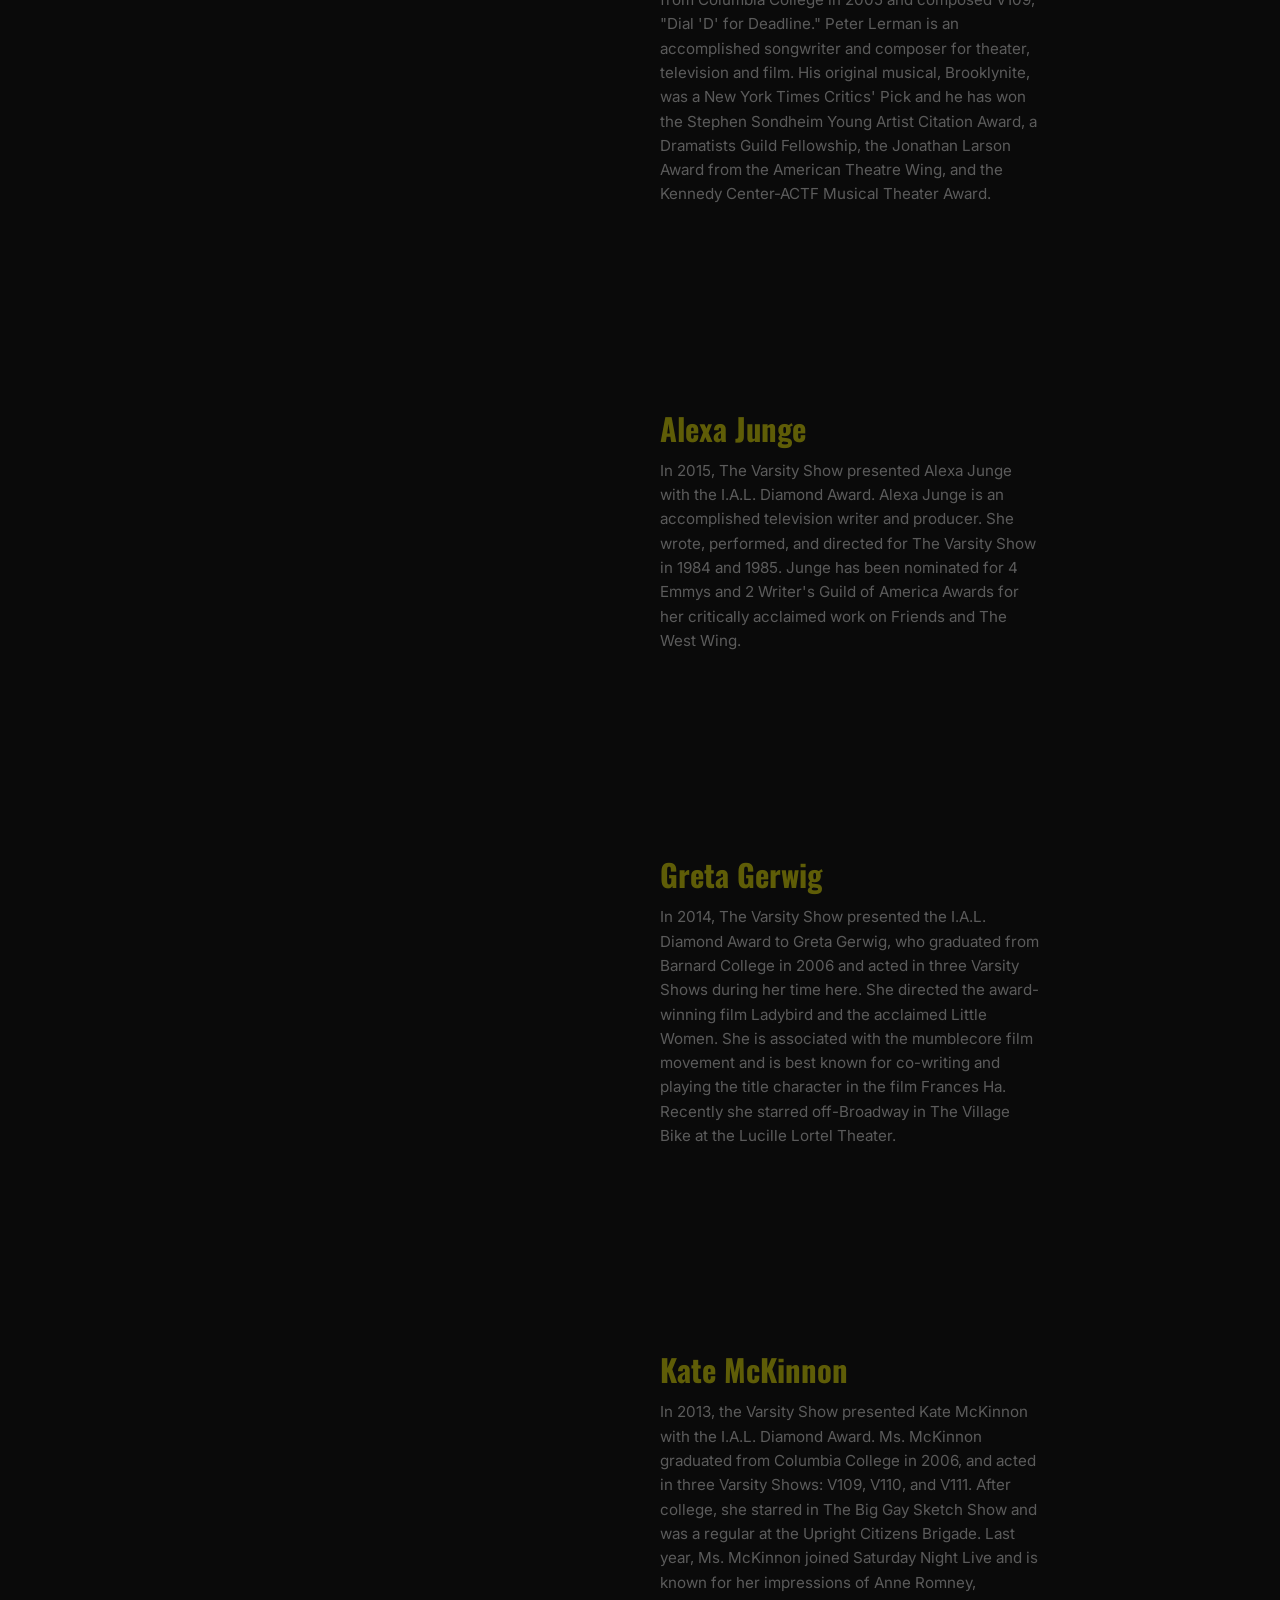
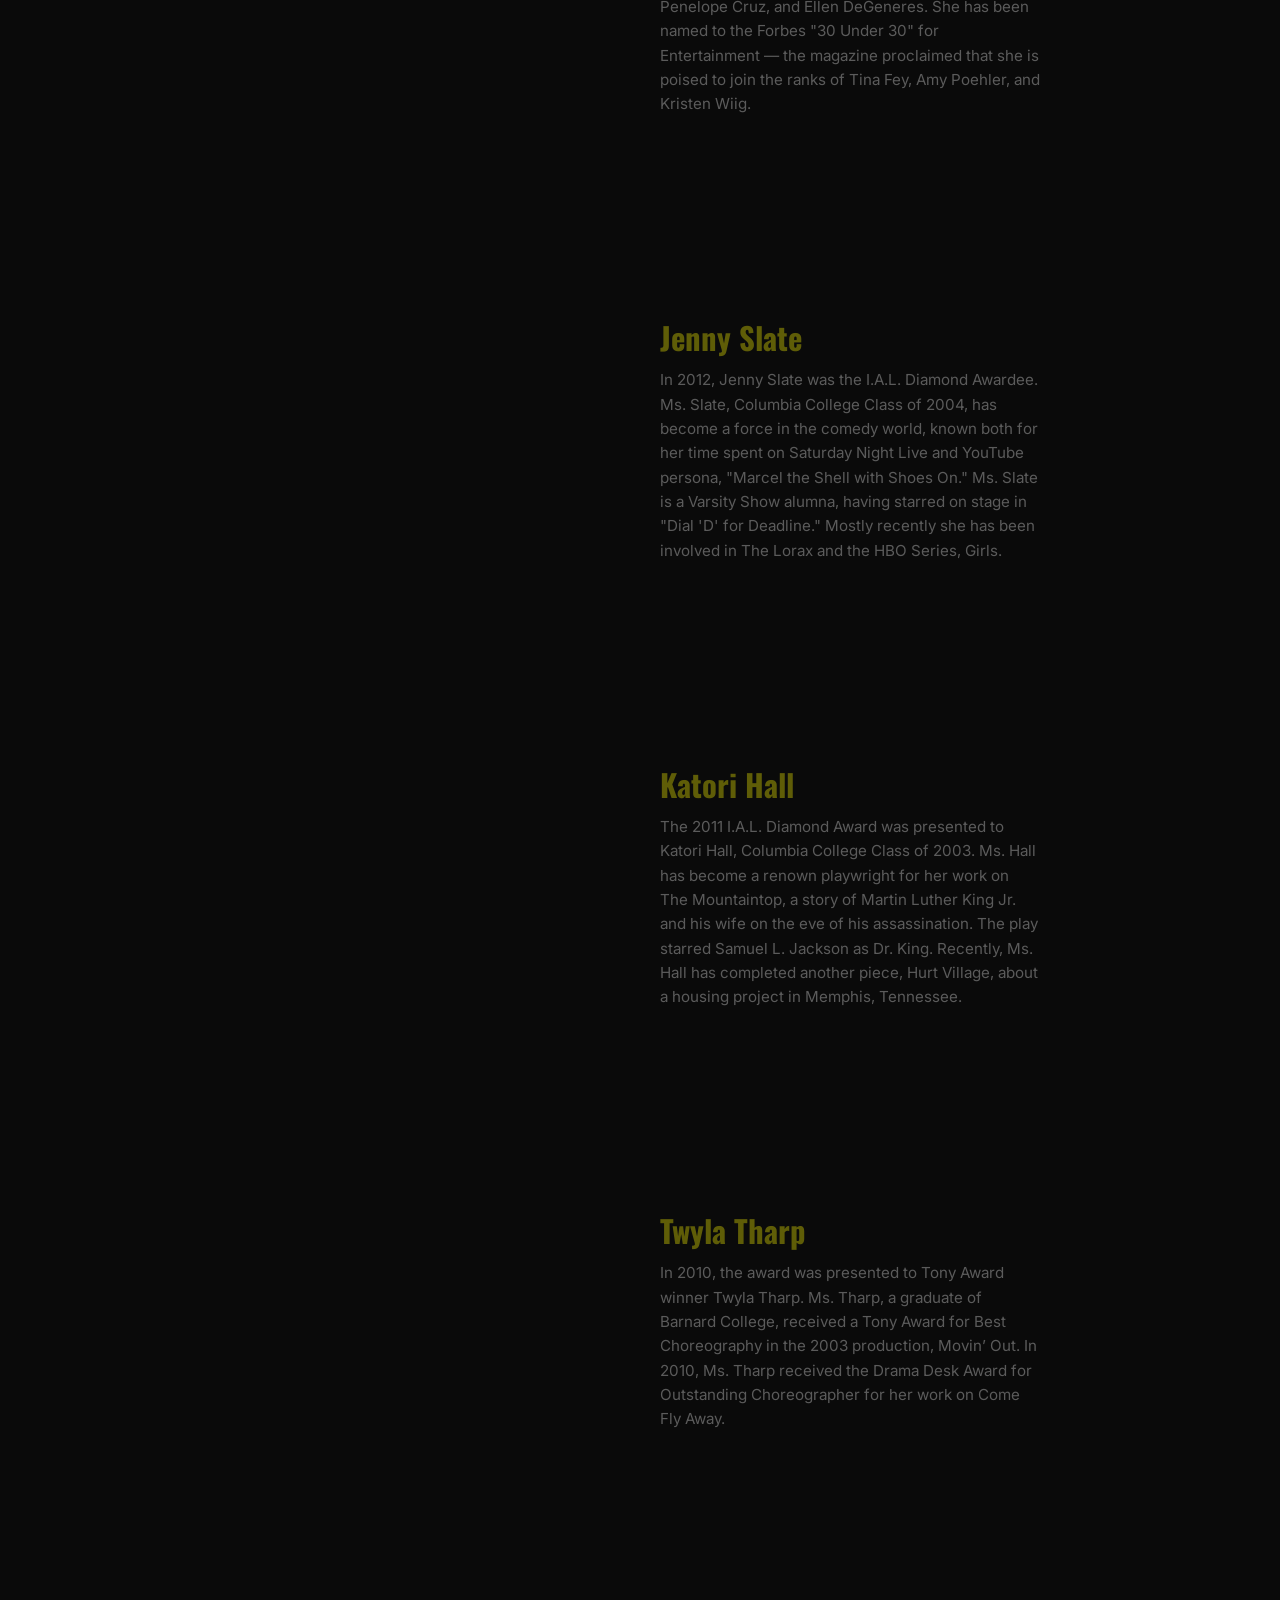
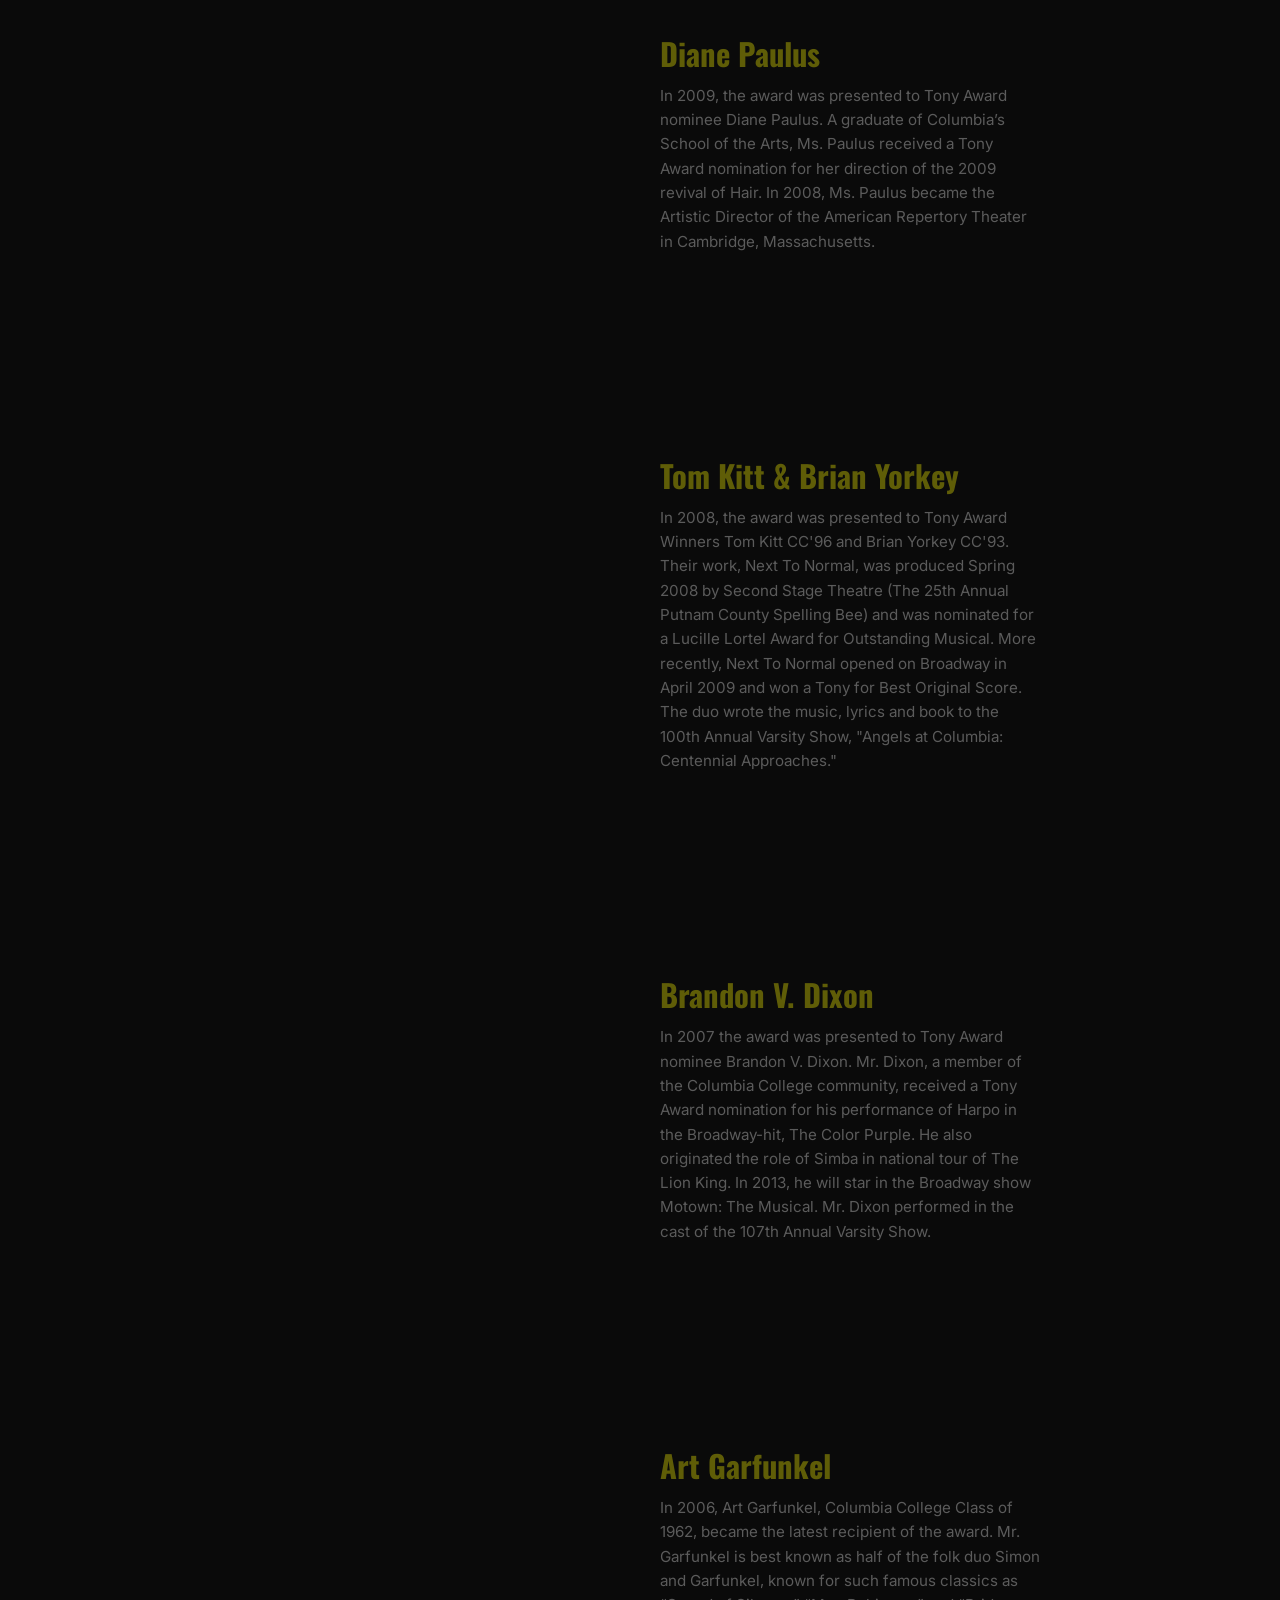
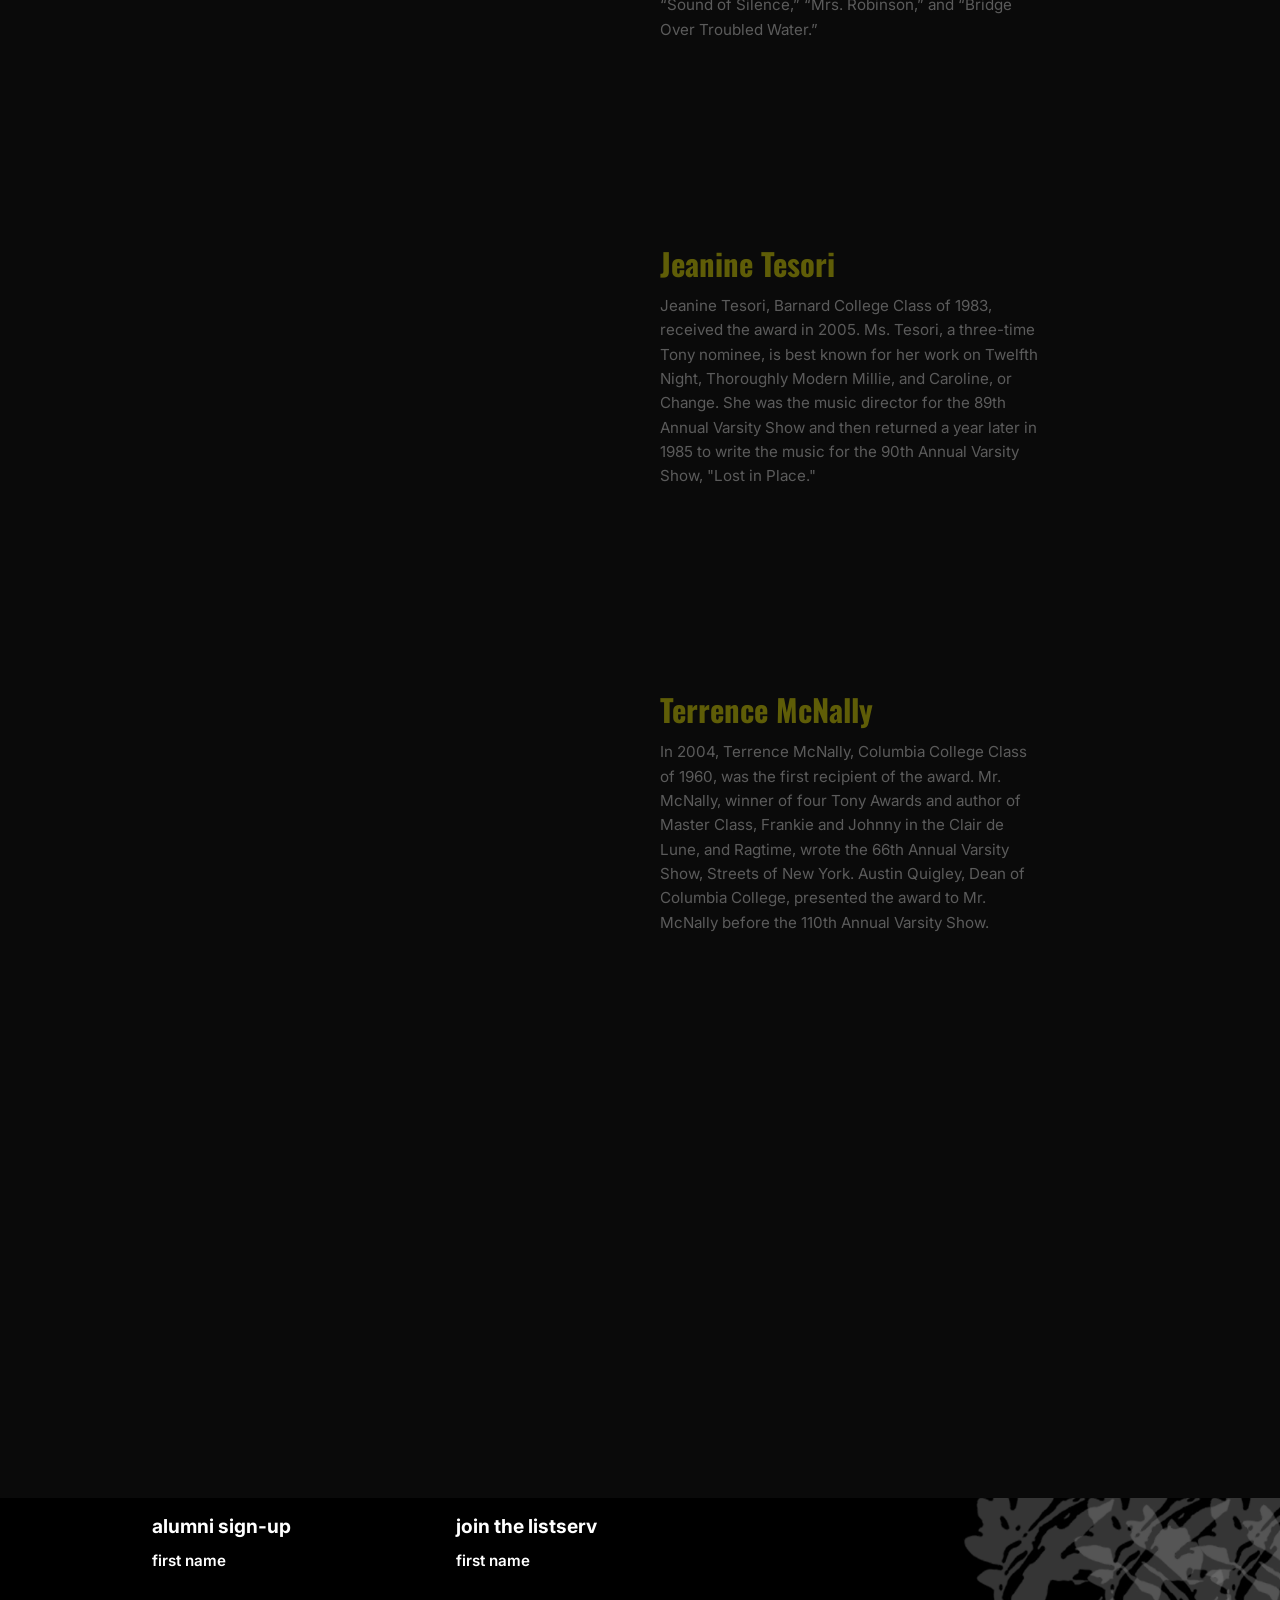
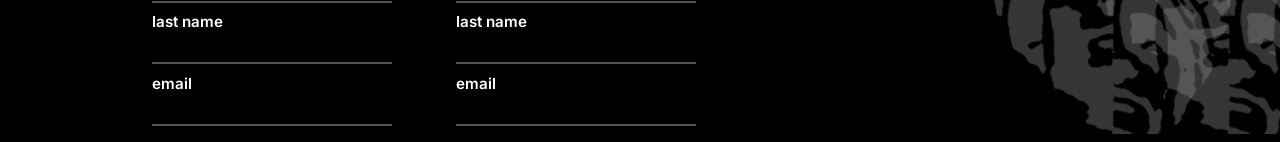
<file: v132/ial-diamond.html>
<!DOCTYPE html>
<html lang="en">
<head>
  <meta charset="UTF-8">
  <meta name="viewport" content="width=device-width, initial-scale=1.0">
  <title>IAL Diamond — V132</title>
  <link rel="stylesheet" href="../css/styles.css">
  <link rel="stylesheet" href="styles.css">
  <link rel="preconnect" href="https://fonts.googleapis.com">
  <link rel="preconnect" href="https://fonts.gstatic.com" crossorigin>
  <link href="https://fonts.googleapis.com/css2?family=Oswald:wght@400;700&family=Inter:wght@400;600;700&display=swap" rel="stylesheet">
</head>
<body>
  <header class="site-header is-visible" id="siteHeader" data-logo="1">
    <div class="header-inner">
      <div class="header-logo">
        <a href="../index.html" class="logo-link logo-link--1">
          <img src="../assets/logo-1.png" alt="The Varsity Show" class="logo-img">
        </a>
        <a href="../index.html" class="logo-link logo-link--2">
          <img src="../assets/logo-2.png" alt="The Varsity Show" class="logo-img">
        </a>
        <a href="../index.html" class="logo-link logo-link--3">
          <img src="../assets/logo-3.png" alt="The Varsity Show" class="logo-img">
        </a>
      </div>
      <nav class="header-nav">
        <a href="../archive.html" class="nav-link">past</a>
        <a href="index.html" class="nav-link">present</a>
        <a href="https://securepay.cuit.columbia.edu/payment/pub/v132/" class="nav-link" target="_blank" rel="noopener noreferrer">future</a>
      </nav>
      <div class="header-social">
        <a href="https://www.facebook.com/VarsityShow/" class="social-link" aria-label="Facebook" target="_blank" rel="noopener noreferrer">
          <svg width="20" height="20" viewBox="0 0 24 24" fill="currentColor"><path d="M18 2h-3a5 5 0 00-5 5v3H7v4h3v8h4v-8h3l1-4h-4V7a1 1 0 011-1h3z"/></svg>
        </a>
        <a href="https://www.tiktok.com/@thevarsityshow" class="social-link" aria-label="TikTok" target="_blank" rel="noopener noreferrer">
          <svg width="20" height="20" viewBox="0 0 24 24" fill="currentColor"><path d="M13.75 2h2.65a4.7 4.7 0 003.85 3.82v2.68a7.5 7.5 0 01-3.85-1.08v6.35a5.77 5.77 0 11-5.77-5.77c.37 0 .74.04 1.1.11v2.86a2.9 2.9 0 10 1.92 2.73V2z"/></svg>
        </a>
        <a href="https://www.instagram.com/thevarsityshow" class="social-link" aria-label="Instagram" target="_blank" rel="noopener noreferrer">
          <svg width="20" height="20" viewBox="0 0 24 24" fill="none" stroke="currentColor" stroke-width="2" stroke-linecap="round" stroke-linejoin="round"><rect x="2" y="2" width="20" height="20" rx="5" ry="5"/><path d="M16 11.37A4 4 0 1112.63 8 4 4 0 0116 11.37z"/><line x1="17.5" y1="6.5" x2="17.51" y2="6.5"/></svg>
        </a>
      </div>
    </div>
  </header>

  <main class="diamond-page-main">
    <section class="diamond-page-intro">
      <h1>IAL Diamond Award</h1>
      <p><em>Scroll to explore past recipients.</em></p>

    </section>

    <section class="diamond-scrolly" id="ial-diamond" aria-label="IAL Diamond">
      <div class="diamond-scrolly-inner">
        <div class="diamond-media-wrap">
          <figure class="diamond-media">
            <img id="diamondImage" class="is-hidden" src="" alt="">
          </figure>
        </div>
        <div class="diamond-steps" id="diamondSteps">
          <article class="diamond-step is-active">
            <h3 class="diamond-name">IAL Diamond</h3>
            <p class="diamond-details">Loading award history...</p>
          </article>
        </div>
      </div>
    </section>
  </main>

  <footer class="site-footer" id="footer">
    <div class="footer-inner">
      <div class="footer-forms">
        <div class="footer-form-group">
          <h3 class="footer-form-title">alumni sign-up</h3>
          <form class="footer-form" data-form="alumni">
            <label class="form-label">
              first name
              <input type="text" name="first_name" class="form-input" autocomplete="given-name">
            </label>
            <label class="form-label">
              last name
              <input type="text" name="last_name" class="form-input" autocomplete="family-name">
            </label>
            <label class="form-label">
              email
              <input type="email" name="email" class="form-input" autocomplete="email">
            </label>
          </form>
        </div>

        <div class="footer-form-group">
          <h3 class="footer-form-title">join the listserv</h3>
          <form class="footer-form" data-form="listserv">
            <label class="form-label">
              first name
              <input type="text" name="first_name" class="form-input" autocomplete="given-name">
            </label>
            <label class="form-label">
              last name
              <input type="text" name="last_name" class="form-input" autocomplete="family-name">
            </label>
            <label class="form-label">
              email
              <input type="email" name="email" class="form-input" autocomplete="email">
            </label>
          </form>
        </div>
      </div>

      <div class="footer-asset">
        <img src="../assets/footer-asset.png" alt="" class="footer-asset-img">
      </div>
    </div>
  </footer>

  <script src="scrolly-diamond.js"></script>
</body>
</html>
</file>
<file: css/styles.css>
/* ==========================================================================
   1. RESET & BASE
   ========================================================================== */

*, *::before, *::after {
  margin: 0;
  padding: 0;
  box-sizing: border-box;
}

html {
  scroll-behavior: smooth;
  --site-pad-x: 7rem;
  --text-body: clamp(0.85rem, 1.1vw, 1.05rem);
  --text-body-lh: 1.5;
  --content-max: 1280px;
}

body {
  background: #000;
  color: #fff;
  font-family: 'Inter', sans-serif;
  overflow-x: hidden;
}

img {
  display: block;
  max-width: 100%;
}

a {
  color: inherit;
  text-decoration: none;
}


/* ==========================================================================
   2. TYPOGRAPHY #TODO: make this cleaner and more consistent
   ========================================================================== */

.hero-title {
  font-family: 'Oswald', sans-serif;
  font-weight: 700;
  font-size: clamp(3rem, 9vw, 20rem);
  line-height: 0.95;
  text-transform: uppercase;
}

.hero-subtitle {
  font-family: 'Oswald', sans-serif;
  font-size: clamp(0.9rem, 1.6vw, 1.5rem);
  line-height: 1.2;
  white-space: nowrap;
  color: #adadad;
}

.production-title {
  margin-top: -3rem;
  font-family: 'Oswald', sans-serif;
  font-weight: 700;
  font-size: clamp(3rem, 8vw, 7rem);
  text-align: center;
}

.production-description {
  font-size: var(--text-body);
  line-height: var(--text-body-lh);
  text-align: center;
  max-width: 900px;
  margin: 0 auto;
}


/* ==========================================================================
   3. HEADER #TODO: make this cleaner and more consistent, all this spacing is sooo ugly and messy
   ========================================================================== */

.site-header {
  position: fixed;
  top: 0;
  left: 0;
  right: 0;
  z-index: 100;
  background: #000;
  border-bottom: 1px solid #222;
  transform: translateY(-100%);
  opacity: 0;
  transition: transform 0.4s ease, opacity 0.4s ease;
}

.site-header.is-visible {
  transform: translateY(0);
  opacity: 1;
}

.header-inner {
  display: flex;
  align-items: center;
  justify-content: space-between;
  padding: 0.5rem var(--site-pad-x) 0.5rem 0.5rem;
}

.header-nav {
  display: flex;
  gap: 5rem;
}

.nav-link {
  font-weight: 600;
  font-size: 1.2rem;
  letter-spacing: 0.02em;
  transition: color 0.2s;
}

.nav-link:hover {
  color: #FEF804;
}

.header-social {
  display: flex;
  gap: 1.5rem;
  align-items: center;
}

.social-link svg {
  width: 24px;
  height: 24px;
}

.social-link {
  transition: color 0.2s;
}

.social-link:hover {
  color: #FEF804;
}


/* ==========================================================================
   4. HEADER — LOGO SWITCHING
   To change the logo, set data-logo="1", "2", or "3" on <header>.
   ========================================================================== */

.logo-link {
  display: none;
}

.header-logo {
  display: flex;
  align-items: center;
  min-width: 0;
}

.logo-img {
  max-height: 48px;
  width: auto;
}

/* Logo 1 — left-aligned */
[data-logo="1"] .logo-link--1 { display: block; transform: scale(0.85); transform-origin: left center; }

/* Logo 2 — fallback visibility */
[data-logo="2"] .logo-link--2 { display: block; transform: scale(0.85); transform-origin: left center; }

/* Logo 3 — fallback visibility */
[data-logo="3"] .logo-link--3 { display: block; transform: scale(0.85); transform-origin: left center; }


/* #TODO if necessary, fix this */
/* Logo 2 — centered */
/* [data-logo="2"] .logo-link--2 {
  display: block;
  transform: scale(0.85);
  transform-origin: center;
}
[data-logo="2"] .logo-link--2 .logo-img {
  height: 200px;
  width: auto;
}
[data-logo="2"] .header-inner {
  flex-wrap: nowrap;
  gap: 1rem;
  transform: translateY(0.35rem);
}
[data-logo="2"] .header-logo {
  position: absolute;
  left: 50%;
  transform: translateX(-50%);
}
[data-logo="2"] .header-nav {
  margin-left: auto;
  margin-right: 2.5rem;
} */

/* Logo 3 — centered */
/* [data-logo="3"] .logo-link--3 {
  display: block;
  transform: scale(0.85);
  transform-origin: center;
}
[data-logo="3"] .logo-link--3 .logo-img {
  height: 200px;
  width: auto;
}
[data-logo="3"] .header-inner {
  justify-content: center;
  flex-wrap: nowrap;
  gap: 1rem;
  transform: translateY(0.35rem);
}
[data-logo="3"] .header-logo {
  position: absolute;
  left: 50%;
  transform: translateX(-50%);
}
[data-logo="3"] .header-nav {
  margin-left: auto;
  margin-right: 2.5rem;
} */


/* ==========================================================================
   5. SCREEN
   ========================================================================== */

.screen {
  min-height: 100vh;
  width: 100%;
  position: relative;
}


/* ==========================================================================
   6. SCREEN 1 — HERO
   ========================================================================== */

.screen--hero {
  display: flex;
  align-items: center;
  justify-content: center;
  overflow: hidden;
  isolation: isolate;
  contain: layout paint;
}

.hero-heads {
  position: absolute;
  inset: 0;
  z-index: 1;
  display: flex;
  align-items: center;
  justify-content: center;
}

.head-img {
  width: min(38vw, 500px);
  margin-left: -13vw;
  flex-shrink: 0;
}

.head-img:first-child {
  margin-left: 0;
}

.hero-text-track {
  position: absolute;
  top: 0;
  right: 0;
  width: 60.5%;
  bottom: 0;
  z-index: 2;
  background: #000;
  display: flex;
  flex-direction: column;
  align-items: flex-start;
  justify-content: center;
  gap: 0.4rem;
  padding-left: 1vw;
  transform: translateY(-100%);
  transition: transform 1s cubic-bezier(0.22, 1, 0.36, 1);
}

.hero-bubble {
  position: absolute;
  z-index: 10;
  top: 0.8rem;
  left: 1rem;
  opacity: 0;
  transform: translateY(-80px) scale(0.6);
}

.bubble-img {
  width: min(5vw, 50px);
}

.scroll-cue {
  position: absolute;
  left: 50%;
  bottom: 2.5rem;
  transform: translateX(-50%) translateY(10px);
  opacity: 0;
  z-index: 12;
  cursor: pointer;
  transition: opacity 0.35s ease, transform 0.35s ease;
}

.scroll-cue.is-visible {
  opacity: 1;
  transform: translateX(-50%) translateY(0);
}

.scroll-cue-arrow {
  display: block;
  width: 28px;
  height: 28px;
  border-right: 5px solid #FEF804;
  border-bottom: 5px solid #FEF804;
  transform: rotate(45deg);
}


/* ==========================================================================
   7. SCREEN 1 — HERO ANIMATIONS
   ========================================================================== */

.hero-text-track.is-visible {
  transform: translateY(0);
}

.hero-bubble.is-visible {
  opacity: 1;
  transform: translateY(0) scale(1);
  transition: opacity 0.4s ease,
              transform 0.8s cubic-bezier(0.34, 1.56, 0.64, 1);
}


/* ==========================================================================
   8. SCREEN 2 — CURRENT PRODUCTION 
   ========================================================================== */

.screen--production {
  background: #FEF804;
  color: #000;
  display: flex;
  align-items: flex-start;
  justify-content: center;
  padding: 6rem var(--site-pad-x);
}

.production-inner {
  width: 100%;
  display: flex;
  flex-direction: column;
  gap: 0.7rem;
}

/* #TODO: fix for mobile */
.production-buttons {
  display: flex;
  justify-content: space-evenly;
  gap: 1rem;
  margin: 1rem auto 0;
  width: 100%;
  max-width: 900px;
}

.btn {
  display: inline-block;
  padding: 0.9rem 1.8rem;
  font-weight: 700;
  font-size: clamp(0.9rem, 1.2vw, 1.4rem);
  text-align: center;
  cursor: pointer;
  transition: background 0.2s, color 0.2s;
}

.btn--outline {
  border: 3px solid #000;
  background: transparent;
  color: #000;
  flex: 1;
  min-width: 0;
}

.btn--outline:hover {
  background: #000;
  color: #FEF804;
}

.production-credits {
  max-width: 750px;
  margin: 1rem auto 0;
  display: grid;
  grid-template-columns: 1fr 1fr;
  gap: 3rem;
}

.credits-title {
  font-family: 'Oswald', sans-serif;
  font-size: clamp(1.4rem, 2vw, 2rem);
  text-transform: lowercase;
  margin-bottom: 0.6rem;
}

.credits-list {
  list-style: none;
  display: flex;
  flex-direction: column;
  gap: 0.2rem;
  font-size: var(--text-body);
  line-height: var(--text-body-lh);
}


/* ==========================================================================
   9. SCREEN 3 — LEGACY / ABOUT + PILLARS
   ========================================================================== */

.screen--legacy {
  min-height: auto;
  background: #FFF6EA;
  color: #111;
}

.legacy-about-inner {
  width: min(var(--content-max), 100%);
  margin: 0 auto;
  padding: 2.3rem var(--site-pad-x) 2rem;
}

.about-collage {
  position: relative;
  height: clamp(220px, 33vw, 400px);
  margin-bottom: 0.5rem;
  overflow: hidden;
}

.collage-photo {
  position: absolute;
  object-fit: cover;
}

.collage-photo--1 { left: 0%;    top: 9%;    width: 16%; }
.collage-photo--2 { left: 23%;   top: 0;     width: 35%; }
.collage-photo--3 { left: 59%;   top: 8%;    width: 13%; }
.collage-photo--4 { right: 1%;   top: 0%;    width: 25%; }
.collage-photo--5 { left: 8.1%;  bottom: 10%; width: 21.5%; }
.collage-photo--6 { right: 2%;   bottom: 20%; width: 25%; }

.legacy-about-title {
  font-size: clamp(2rem, 5vw, 3.8rem);
  line-height: 1.04;
  letter-spacing: -0.01em;
  margin-top: -12rem;
  margin-bottom: 4rem;
  margin-left: 20.2rem;
}

.legacy-about-title em {
  font-style: italic;
}

.legacy-about-copy {
  max-width: 1160px;
  margin-bottom: 2rem;
}

.legacy-about-copy p {
  font-size: var(--text-body);
  color: #4A4A4A;
  line-height: var(--text-body-lh);
  margin-bottom: 1rem;
}

.legacy-about-copy p:last-child {
  margin-bottom: 0;
}

.legacy-panel--pillars {
  padding: 4rem 0 8rem;
  /* background:
    linear-gradient(to bottom, #f3dfc1 0%, rgba(243,223,193,0.85) 25%, rgba(243,223,193,0.4) 50%, transparent 70%),
    url('../assets/cross-gates.png') center 30% / cover no-repeat; */
}

.legacy-brandbar--mid {
  margin-bottom: 2rem;
}

/* .gate-divider {
  display: block;
  width: 15rem;
  height: auto;
  margin: -10rem auto -3rem;
  clip-path: inset(25% 0 30% 0);
} */

.divider {
  display: block;
  width: 15rem;
  margin: -5rem auto 2.5rem;
}

.pillars-grid {
  width: min(var(--content-max), 100%);
  margin: 0 auto;
  padding: 0 var(--site-pad-x);
  display: grid;
  grid-template-columns: repeat(3, minmax(0, 1fr));
  gap: 2rem;
}

.pillar-card {
  position: relative;
  display: flex;
  flex-direction: column;
  align-items: center;
  text-align: center;
}

.pillar-icon {
  width: clamp(100px, 8vw, 130px);
  height: clamp(100px, 8vw, 130px);
  object-fit: contain;
  margin-bottom: 0.6rem;
}

.pillar-scribble {
  position: absolute;
  width: 50%;
  top: 8rem;
  left: 50%;
  transform: translateX(-50%);
}

.pillar-scribble--2 {
  width: 100%;
  /* max-height: 2.5rem; */
  object-fit: fill;
}

.pillar-scribble--3 {
  width: 100%;
  max-height: 3.5rem;
  object-fit: fill;
}

.pillar-title {
  position: relative;
  z-index: 1;
  font-family: 'Oswald', sans-serif;
  font-weight: 700;
  font-size: clamp(1.8rem, 2.3vw, 2.8rem);
  line-height: 1.1;
  margin-bottom: 1rem;
}

.pillar-text {
  font-size: var(--text-body);
  line-height: var(--text-body-lh);
  text-align: left; /* #TODO: make this center? */
  max-width: 360px;
  margin-bottom: 2.2rem;
}

.pillar-card .btn--outline {
  margin-top: auto;
  flex: none;
}

.screen--legacy .btn--outline:hover {
  background: #000;
  color: #ffe015;
}


/* ==========================================================================
   10. FOOTER
   ========================================================================== */

.site-footer {
  background: #000;
  color: #fff;
  position: relative;
  overflow: hidden;
  --footer-image-height: 236px;
}

.footer-inner {
  max-width: 1200px;
  margin: 0 auto;
  display: flex;
  justify-content: space-between;
  align-items: flex-start;
  min-height: var(--footer-image-height);
}

.footer-forms {
  display: flex;
  gap: 4rem;
  padding: 1rem var(--site-pad-x);
  align-items: stretch;
}

.footer-form-group {
  display: flex;
  flex-direction: column;
}

.footer-form-title {
  font-weight: 700;
  font-size: 1.2rem;
  margin-bottom: 0.8rem;
}

.footer-form {
  display: flex;
  flex-direction: column;
  gap: 0.6rem;
  flex: 1;
}

.form-label {
  display: flex;
  flex-direction: column;
  font-size: 0.95rem;
  font-weight: 600;
  gap: 0.25rem;
}

.form-input {
  background: transparent;
  border: none;
  border-bottom: 2px solid #555;
  color: #fff;
  font-family: inherit;
  font-size: 0.95rem;
  padding: 0.25rem 0;
  outline: none;
  min-width: 180px;
  transition: border-color 0.2s;
}

.form-input:focus {
  border-bottom-color: #FEF804;
}

.footer-asset {
  flex-shrink: 0;
  display: flex;
  align-items: flex-start;
  transform: translateX(9.5rem);
}

.footer-asset-img {
  opacity: 0.5;
  height: var(--footer-image-height);
  object-fit: contain;
  object-position: right top;
}


/* ==========================================================================
   11. UTILITY / RESPONSIVE #TODO: make this cleaner and more consistent... unsure how mobile is.....
   ========================================================================== */

@media (max-width: 768px) {

  html {
    --site-pad-x: 1.5rem;
    --text-body: clamp(0.85rem, 3.5vw, 1rem);
  }

  /* ---- HEADER ---- */
  .header-inner {
    padding: 0.4rem 0.75rem 0.4rem 0.5rem;
  }

  .header-nav {
    gap: 1.5rem;
    transform: translateX(-0.8rem);
  }

  .nav-link {
    font-size: 0.9rem;
  }

  .header-social {
    gap: 1rem;
  }

  .social-link svg {
    width: 20px;
    height: 20px;
  }

  [data-logo="2"] .header-inner,
  [data-logo="3"] .header-inner {
    transform: none;
  }

  /* ---- HERO ---- */
  .hero-text-track {
    width: 67%;
    padding-left: 3vw;
  }

  .hero-title {
    font-size: clamp(2.2rem, 12vw, 4rem);
  }

  .hero-subtitle {
    font-size: clamp(0.65rem, 2.5vw, 0.9rem);
    white-space: normal;
  }

  .head-img {
    width: min(55vw, 300px);
    margin-left: -20vw;
  }

  .hero-bubble {
    top: 0.5rem;
    left: 0.5rem;
  }

  .bubble-img {
    width: min(10vw, 36px);
  }

  .scroll-cue-arrow {
    width: 20px;
    height: 20px;
    border-right-width: 3px;
    border-bottom-width: 3px;
  }

  /* ---- PRODUCTION ---- */
  .screen--production {
    padding: 4rem var(--site-pad-x) 3rem;
  }

  .production-title {
    margin-top: -1.5rem;
    font-size: clamp(2.5rem, 12vw, 4rem);
  }

  .production-credits {
    grid-template-columns: 1fr;
    gap: 1.5rem;
  }

  .production-buttons {
    flex-direction: column;
    max-width: 320px;
    gap: 0.75rem;
    margin: 1.5rem auto 0;
  }

  .btn {
    padding: 0.75rem 1.4rem;
    font-size: 0.95rem;
  }

  .btn--outline {
    border-width: 2px;
  }

  /* ---- LEGACY / ABOUT ---- */
  .legacy-about-inner {
    padding: 1.5rem var(--site-pad-x);
  }

  .about-collage {
    height: clamp(140px, 40vw, 220px);
  }

  .collage-photo--1 { left: -1%;    top: 20%;    width: 16%; }
  .collage-photo--2 { left: 23%;   top: 15%;     width: 35%; }
  .collage-photo--3 { left: 59%;   top: 8%;    width: 13%; }
  .collage-photo--4 { right: 1%;   top: 0%;    width: 25%; }
  .collage-photo--5 { left: 8.1%;  bottom: 10%; width: 21.5%; }
  .collage-photo--6 { right: 2%;   bottom: 30%; width: 25%; }

  .legacy-about-title {
    margin-top: -4.5rem;
    margin-bottom: 1.5rem;
    margin-left: 7rem;
    font-size: clamp(1.8rem, 7vw, 2.6rem);
  }

  .legacy-about-copy {
    margin-bottom: 1.5rem;
  }

  .legacy-about-copy p {
    margin-bottom: 0.75rem;
  }

  /* ---- PILLARS ---- */
  .legacy-panel--pillars {
    padding: 2rem 0 4rem;
  }

  .legacy-brandbar--mid {
    margin-bottom: 1rem;
  }

  .divider {
    width: 10rem;
    margin: -2rem auto 1.5rem;
  }

  .pillars-grid {
    grid-template-columns: 1fr;
    gap: 2.5rem;
  }

  .pillar-icon {
    width: 80px;
    height: 80px;
  }

  .pillar-title {
    font-size: 1.6rem;
  }

  .pillar-text {
    text-align: center;
    margin-bottom: 1rem;
    max-width: none;
  }

  .pillar-scribble {
    top: 5.5rem;
  }

  /* ---- FOOTER ---- */
  .footer-inner {
    flex-direction: column;
  }

  .footer-forms {
    flex-direction: column;
    gap: 2rem;
    padding: 1.5rem var(--site-pad-x);
    width: 100%;
  }

  .form-input {
    min-width: 0;
    width: 100%;
  }

  .footer-asset {
    align-self: flex-end;
    transform: none;
  }

  .footer-asset-img {
    max-height: 160px;
  }
}

/* ==========================================================================
   CONSTRUCTION PLACEHOLDER PAGES (construction.html?s=…)
   ========================================================================== */

.construction-body {
  min-height: 100vh;
}

.construction-main {
  min-height: 100vh;
  display: flex;
  flex-direction: column;
  align-items: center;
  justify-content: center;
  padding: 6rem var(--site-pad-x) 4rem;
  text-align: center;
}

.construction-eyebrow {
  font-family: 'Oswald', sans-serif;
  font-size: clamp(0.85rem, 1.2vw, 1rem);
  letter-spacing: 0.2em;
  text-transform: uppercase;
  color: #FEF804;
  margin-bottom: 1rem;
}

.construction-title {
  font-family: 'Oswald', sans-serif;
  font-weight: 700;
  font-size: clamp(2rem, 6vw, 4rem);
  line-height: 1.1;
  text-transform: uppercase;
  margin-bottom: 1rem;
}

.construction-text {
  font-size: var(--text-body);
  line-height: var(--text-body-lh);
  color: #adadad;
  max-width: 28rem;
}

.construction-back {
  margin-top: 2.5rem;
}
</file>
<file: v132/styles.css>
/* ==========================================================================
   V132 PAGE
   ========================================================================== */

*, *::before, *::after {
  margin: 0;
  padding: 0;
  box-sizing: border-box;
}

html {
  --yellow: #FEF804;
  --black: #000;
  --white: #fff;
  --beige: #FFF6EA;
  --pad-x: clamp(1.5rem, 5vw, 5rem);
}

body {
  background: var(--black);
  color: var(--white);
  font-family: 'Inter', sans-serif;
  overflow-x: hidden;
}

img {
  display: block;
  max-width: 100%;
}

a {
  color: inherit;
  text-decoration: none;
}


/* ==========================================================================
   HERO (black section)
   ========================================================================== */

.hero {
  display: flex;
  flex-direction: column;
  align-items: center;
  padding-top: 4.5rem;
  padding-bottom: 6rem;
}

/* ----------------------------------------------------------------
   Title block: controls the width of the lines + V132 text.
   Edit --title-max-width to resize title/lines independently.
   ---------------------------------------------------------------- */
.hero-title-block {
  --title-max-width: 900px;
  width: 100%;
  max-width: var(--title-max-width);
  margin: 0 auto;
  padding: 2rem 0 0;
}

/* Body: uses the same padding as the home page (--site-pad-x = 7rem) */
.hero-body {
  width: 100%;
  max-width: var(--content-max, 1280px);
  margin: 0 auto;
  padding: 0 var(--site-pad-x, 7rem);
}


/* ---- Header override: always visible on this page ---- */

.site-header {
  transform: none;
  opacity: 1;
}


/* ---- Gold rule ---- */

.gold-rule {
  border: none;
  height: 3px;
  background: var(--yellow);
  width: 0;
  margin: 0 auto;
  transition: width 0.8s cubic-bezier(0.22, 1, 0.36, 1);
}

.gold-rule.is-open {
  width: 100%;
}


/* ---- Title row ---- */

.title-row {
  display: flex;
  justify-content: space-between;
  align-items: baseline;
  padding: 1rem 0;
  padding-left: 2.8rem;
  font-family: 'Oswald', sans-serif;
  font-weight: 700;
  font-size: clamp(5rem, 14vw, 10rem);
  line-height: 1;
  color: var(--yellow);
  opacity: 0;
  transition: opacity 0.6s ease;
}

.title-row.is-visible {
  opacity: 1;
}

/* ---- Hero content (quote + countdown) ---- */

.hero-content {
  display: grid;
  grid-template-columns: 1fr 1fr;
  gap: 3rem;
  margin-top: 2rem;
  align-items: start;
  opacity: 0;
  transform: translateY(10px);
  transition: opacity 0.6s ease, transform 0.6s ease;
}

.hero-content.is-visible {
  opacity: 1;
  transform: translateY(0);
}

.hero-quote {
  font-family: 'Inter', sans-serif;
  font-weight: 700;
  font-size: clamp(0.95rem, 1.6vw, 1.35rem);
  line-height: 1.55;
  color: var(--white);
  border: none;
  padding: 0;
}

.hero-right {
  display: flex;
  flex-direction: column;
  align-items: center;
  gap: 2rem;
  padding-top: 0.5rem;
}


/* ---- Countdown ---- */

.countdown {
  display: flex;
  align-items: baseline;
  gap: 0.3rem;
  user-select: none;
}

.countdown-value {
  font-family: 'Oswald', sans-serif;
  font-weight: 700;
  font-size: clamp(2.5rem, 6vw, 5rem);
  letter-spacing: 0.04em;
  color: var(--white);
}

.countdown-sep {
  font-family: 'Oswald', sans-serif;
  font-weight: 700;
  font-size: clamp(2.5rem, 6vw, 5rem);
  color: var(--white);
}


/* ---- Tickets button ---- */

.btn-tickets {
  display: inline-block;
  padding: 0.7rem 2.5rem;
  border: 3px solid var(--yellow);
  color: var(--yellow);
  font-family: 'Inter', sans-serif;
  font-weight: 700;
  font-size: clamp(1.1rem, 1.8vw, 1.5rem);
  text-align: center;
  transition: background 0.2s, color 0.2s;
}

.btn-tickets:hover {
  background: var(--yellow);
  color: var(--black);
}


/* ==========================================================================
   INFO (yellow section)
   ========================================================================== */

.info {
  background: var(--yellow);
  color: var(--black);
  scroll-margin-top: 56px;
}

.info-inner {
  max-width: 1200px;
  margin: 0 auto;
  padding: 3rem var(--pad-x) 4rem;
  display: grid;
  /* Column balance: widen/narrow the text side with ratios, e.g. 1.2fr 0.8fr */
  grid-template-columns: var(--info-grid-cols, 1fr 1fr);
  gap: 3rem;
  align-items: center;
}


/* ---- Image placeholder ---- */

.image-placeholder {
  width: 100%;
  aspect-ratio: 4 / 3;
  background: #d9d9d9;
}


/* ---- Text blocks ---- */

.info-text {
  display: flex;
  flex-direction: column;
  gap: 2rem;
  text-align: right;
  /* Cap how wide the show-info paragraphs run (still right-aligned in the column). */
  max-width: var(--info-text-max, min(40rem, 100%));
  margin-left: auto;
  min-width: 0;
}

.info-heading {
  font-family: 'Oswald', sans-serif;
  font-weight: 700;
  font-size: clamp(1.5rem, 2.2vw, 2rem);
  line-height: 1.1;
  margin-bottom: 0.4rem;
}

.info-body {
  font-size: clamp(0.85rem, 1.2vw, 1.05rem);
  line-height: 1.55;
  color: #4A4A4A;
}


/* ==========================================================================
   IAL DIAMOND SCROLLY
   ========================================================================== */

.diamond-scrolly {
  background: #0a0a0a;
  color: var(--white);
  padding: 5rem 0;
}

.diamond-page-main {
  padding-top: 5.5rem;
}

.diamond-page-intro {
  background: #0a0a0a;
  color: var(--yellow);
  text-align: center;
  padding: 1rem var(--pad-x) 0;
}

.diamond-page-intro h1 {
  font-family: 'Oswald', sans-serif;
  font-size: clamp(2rem, 4vw, 3.25rem);
  margin-bottom: 0.25rem;
}

.diamond-page-intro p {
  color: #fff9c4;
  font-size: clamp(0.95rem, 1.2vw, 1.15rem);
}

.diamond-scrolly-inner {
  max-width: 1200px;
  margin: 0 auto;
  padding: 0 var(--pad-x);
  display: grid;
  grid-template-columns: 1fr 1fr;
  gap: 2.5rem;
  align-items: start;
}

.diamond-media-wrap {
  position: sticky;
  top: 90px;
}

.diamond-media {
  width: 100%;
  height: min(72vh, 760px);
  overflow: hidden;
  border: none;
  background: #0a0a0a;
  display: flex;
  align-items: center;
  justify-content: center;
}

.diamond-media img {
  width: 100%;
  height: 100%;
  object-fit: contain;
}

.diamond-media img.is-hidden {
  visibility: hidden;
}

.diamond-steps {
  display: flex;
  flex-direction: column;
  gap: 22vh;
  padding-top: 1rem;
  padding-bottom: 55vh;
}

.diamond-step {
  opacity: 0.35;
  transform: translateY(12px);
  transition: opacity 0.35s ease, transform 0.35s ease;
}

.diamond-step.is-active {
  opacity: 1;
  transform: translateY(0);
}

.diamond-name {
  font-family: 'Oswald', sans-serif;
  color: var(--yellow);
  font-size: clamp(1.45rem, 2.4vw, 2.2rem);
  margin-bottom: 0.5rem;
}

.diamond-details {
  font-size: clamp(0.95rem, 1.15vw, 1.1rem);
  line-height: 1.6;
  color: #f2f2f2;
  max-width: 38ch;
}


/* ==========================================================================
   CREDITS + INSTAGRAM
   ========================================================================== */

.credits {
  background: var(--beige);
  color: #111;
  padding: 2rem 0 3rem;
}

.credits-inner {
  max-width: 1200px;
  margin: 0 auto;
  padding: 0 var(--pad-x) 1rem;
  display: grid;
  grid-template-columns: 1fr 1fr;
  gap: 2rem;
  align-items: start;
}

.credits-column {
  min-width: 0;
}

.credits-heading {
  font-family: 'Oswald', sans-serif;
  font-size: clamp(1.5rem, 2.2vw, 2rem);
  margin-bottom: 0.9rem;
  text-align: center;
}

.credits-list {
  list-style: none;
  display: flex;
  flex-direction: column;
  gap: 0.45rem;
  font-size: 0.95rem;
  line-height: 1.4;
  text-align: center;
  color: #4a4a4a;
}

.credits-column--instagram .instagram-media {
  margin: 0 auto !important;
  min-width: 100% !important;
  width: 100% !important;
}


/* ==========================================================================
   CAST PHOTO
   ========================================================================== */

.cast-photo {
  background: var(--beige);
  padding: 0 var(--pad-x) 3rem;
}

.cast-photo-img {
  width: 100%;
  max-width: 1200px;
  margin: 0 auto;
  display: block;
}


/* ==========================================================================
   RESPONSIVE
   ========================================================================== */

@media (max-width: 768px) {
  .hero-content {
    grid-template-columns: 1fr;
    gap: 2rem;
    text-align: center;
  }

  .hero-body {
    padding: 0 var(--pad-x);
  }

  .hero-quote {
    text-align: center;
  }

  .hero-right {
    align-items: center;
    padding-top: 0;
  }

  .countdown {
    justify-content: center;
  }

  .info-inner {
    grid-template-columns: 1fr;
    gap: 2rem;
  }

  .credits-inner {
    grid-template-columns: 1fr;
    gap: 2.25rem;
  }

  .title-row {
    justify-content: center;
    gap: 1.6rem;
    padding: 0.75rem 0;
    padding-left: 0;
    text-align: center;
  }

  .diamond-scrolly-inner {
    grid-template-columns: 1fr;
    gap: 1.5rem;
  }

  .diamond-media-wrap {
    position: sticky;
    top: 56px;
    z-index: 2;
    background: #0a0a0a;
    padding-bottom: 0.25rem;
  }

  .diamond-media {
    height: min(36vh, 300px);
  }

  .diamond-steps {
    gap: 3rem;
    padding-bottom: 38vh;
  }

  .diamond-details {
    max-width: none;
  }
}
</file>
